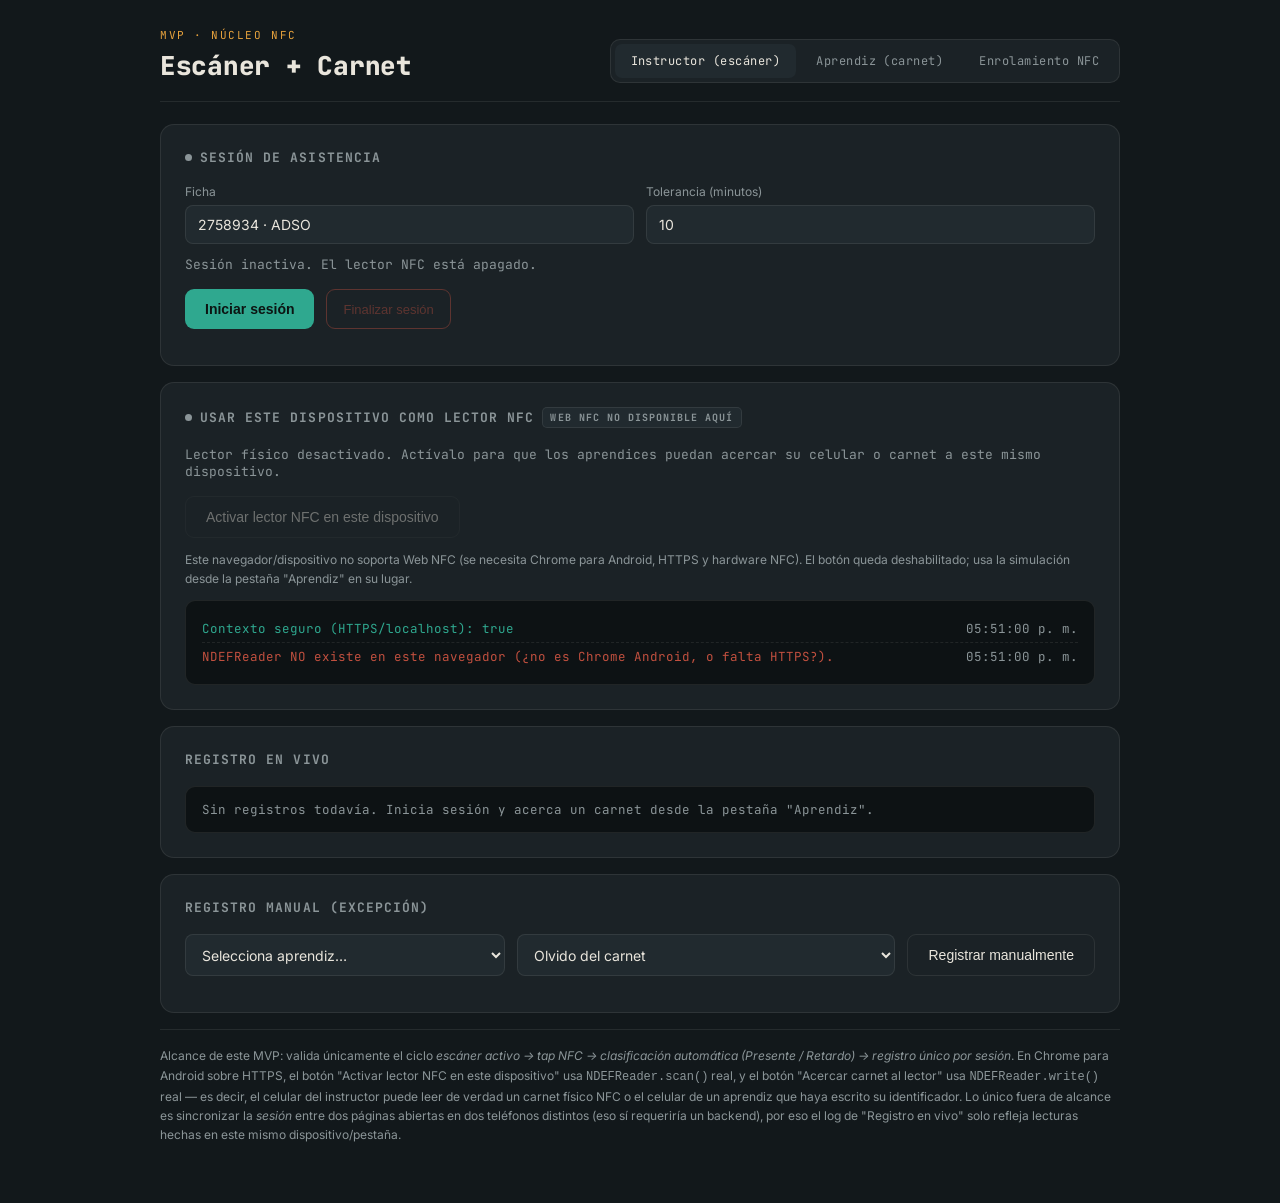
<file: Aparte/Prototipo/index.html>
<!DOCTYPE html>
<html lang="es">
<head>
<meta charset="UTF-8">
<meta name="viewport" content="width=device-width, initial-scale=1.0">
<title>MVP · Asistencia NFC</title>
<style>
@import url('https://fonts.googleapis.com/css2?family=JetBrains+Mono:wght@400;500;700;800&family=Inter:wght@400;500;600&display=swap');

:root{
  --bg:#12181B;
  --panel:#1B2226;
  --panel-2:#212A2F;
  --ink:#E9E5DC;
  --muted:#8B9598;
  --teal:#2FA88F;
  --amber:#E8A33D;
  --red:#C2503F;
  --line:rgba(233,229,220,0.09);
}
*{box-sizing:border-box;}
body{
  margin:0;
  background:var(--bg);
  color:var(--ink);
  font-family:'Inter',sans-serif;
  min-height:100vh;
}
.wrap{max-width:1000px;margin:0 auto;padding:28px 20px 60px;}

.top{
  display:flex;justify-content:space-between;align-items:flex-end;
  border-bottom:1px solid var(--line);
  padding-bottom:18px;margin-bottom:22px;flex-wrap:wrap;gap:14px;
}
.eyebrow{
  font-family:'JetBrains Mono',monospace;font-size:11px;letter-spacing:.14em;
  color:var(--amber);text-transform:uppercase;margin:0 0 6px;
}
h1{
  font-family:'JetBrains Mono',monospace;font-weight:800;font-size:26px;
  margin:0;letter-spacing:-0.01em;
}
.tabs{display:flex;gap:4px;background:var(--panel);border:1px solid var(--line);border-radius:10px;padding:4px;}
.tab{
  font-family:'JetBrains Mono',monospace;font-size:12px;letter-spacing:.04em;
  padding:9px 16px;border-radius:7px;cursor:pointer;color:var(--muted);
  border:none;background:transparent;transition:all .15s;
}
.tab.active{background:var(--panel-2);color:var(--ink);}
.tab:hover:not(.active){color:var(--ink);}

.panel{
  background:var(--panel);border:1px solid var(--line);border-radius:14px;
  padding:24px;margin-bottom:16px;
}
.panel h2{
  font-family:'JetBrains Mono',monospace;font-size:13px;letter-spacing:.08em;
  text-transform:uppercase;color:var(--muted);margin:0 0 18px;
  display:flex;align-items:center;gap:8px;
}
.dot{width:7px;height:7px;border-radius:50%;background:var(--muted);display:inline-block;}
.dot.live{background:var(--teal);box-shadow:0 0 0 0 rgba(47,168,143,.6);animation:pulse 1.6s infinite;}
@keyframes pulse{
  0%{box-shadow:0 0 0 0 rgba(47,168,143,.55);}
  70%{box-shadow:0 0 0 9px rgba(47,168,143,0);}
  100%{box-shadow:0 0 0 0 rgba(47,168,143,0);}
}

.row{display:flex;gap:12px;flex-wrap:wrap;margin-bottom:12px;}
label{font-size:12px;color:var(--muted);display:block;margin-bottom:6px;}
input,select{
  background:var(--panel-2);border:1px solid var(--line);color:var(--ink);
  padding:10px 12px;border-radius:8px;font-family:'Inter',sans-serif;font-size:14px;
  width:100%;
}
input:focus,select:focus,button:focus-visible{outline:2px solid var(--teal);outline-offset:2px;}
.field{flex:1;min-width:140px;}

button.primary{
  background:var(--teal);color:#0C1412;border:none;font-weight:600;
  padding:12px 20px;border-radius:9px;cursor:pointer;font-size:14px;
  transition:transform .1s, opacity .15s;
}
button.primary:hover{opacity:.9;}
button.primary:active{transform:scale(.98);}
button.secondary{
  background:transparent;color:var(--ink);border:1px solid var(--line);
  padding:12px 20px;border-radius:9px;cursor:pointer;font-size:14px;
}
button.secondary:hover{border-color:var(--muted);}
button.danger{
  background:transparent;color:var(--red);border:1px solid var(--red);
  padding:10px 16px;border-radius:9px;cursor:pointer;font-size:13px;
}
button:disabled{opacity:.4;cursor:not-allowed;}

.status-line{
  font-family:'JetBrains Mono',monospace;font-size:13px;color:var(--muted);
  display:flex;align-items:center;gap:8px;margin-bottom:16px;
}

.log{
  background:#0D1214;border:1px solid var(--line);border-radius:10px;
  padding:14px 16px;font-family:'JetBrains Mono',monospace;font-size:12.5px;
  max-height:280px;overflow-y:auto;
}
.log-line{padding:5px 0;border-bottom:1px dashed var(--line);display:flex;justify-content:space-between;gap:10px;}
.log-line:last-child{border-bottom:none;}
.log-empty{color:var(--muted);}
.tag{
  padding:2px 8px;border-radius:5px;font-size:10.5px;letter-spacing:.04em;
  text-transform:uppercase;font-weight:700;
}
.tag.presente{background:rgba(47,168,143,.15);color:var(--teal);}
.tag.retardo{background:rgba(232,163,61,.15);color:var(--amber);}
.tag.ausente{background:rgba(194,80,63,.15);color:var(--red);}
.tag.manual{background:rgba(139,149,152,.18);color:var(--muted);}

.card-stage{
  display:flex;flex-direction:column;align-items:center;gap:22px;padding:14px 0 6px;
}
.carnet{
  width:230px;height:145px;border-radius:14px;
  background:linear-gradient(145deg,#212A2F,#182022);
  border:1px solid var(--line);
  padding:16px 18px;position:relative;overflow:hidden;
  box-shadow:0 10px 30px rgba(0,0,0,.35);
}
.carnet::after{
  content:'';position:absolute;top:-40%;right:-30%;width:180px;height:180px;
  background:radial-gradient(circle,rgba(232,163,61,.10),transparent 70%);
}
.carnet .brand{font-family:'JetBrains Mono',monospace;font-size:10px;letter-spacing:.12em;color:var(--amber);text-transform:uppercase;}
.carnet .name{font-weight:600;font-size:16px;margin-top:34px;}
.carnet .doc{font-family:'JetBrains Mono',monospace;font-size:11px;color:var(--muted);margin-top:4px;}
.carnet .nfc-icon{position:absolute;bottom:14px;right:16px;opacity:.5;}

.wave{position:relative;width:64px;height:64px;}
.wave-ring{
  position:absolute;inset:0;border-radius:50%;border:2px solid var(--amber);
  opacity:0;
}
.wave.active .wave-ring{animation:ring 1s ease-out;}
.wave.active .wave-ring:nth-child(2){animation-delay:.15s;}
.wave.active .wave-ring:nth-child(3){animation-delay:.3s;}
@keyframes ring{
  0%{opacity:.9;transform:scale(.3);}
  100%{opacity:0;transform:scale(1.9);}
}
.wave-core{
  position:absolute;inset:20px;border-radius:50%;background:var(--panel-2);
  display:flex;align-items:center;justify-content:center;border:1px solid var(--line);
}

.select-student{max-width:320px;width:100%;}
.confirm{
  font-family:'JetBrains Mono',monospace;font-size:13px;text-align:center;min-height:20px;
}
.confirm.ok{color:var(--teal);}
.confirm.warn{color:var(--amber);}
.confirm.err{color:var(--red);}

.foot-note{
  font-size:12px;color:var(--muted);line-height:1.6;border-top:1px solid var(--line);
  padding-top:16px;margin-top:6px;
}
.badge-nfc{
  font-family:'JetBrains Mono',monospace;font-size:10px;padding:3px 7px;border-radius:5px;
  background:var(--panel-2);color:var(--muted);border:1px solid var(--line);
}
@media(max-width:600px){
  h1{font-size:20px;}
  .panel{padding:18px;}
}
</style>
</head>
<body>
<div class="wrap">

  <div class="top">
    <div>
      <p class="eyebrow">MVP · Núcleo NFC</p>
      <h1>Escáner + Carnet</h1>
    </div>
    <div class="tabs">
      <button class="tab active" data-view="instructor">Instructor (escáner)</button>
      <button class="tab" data-view="aprendiz">Aprendiz (carnet)</button>
      <button class="tab" data-view="enrolamiento">Enrolamiento NFC</button>
    </div>
  </div>

  <!-- INSTRUCTOR VIEW -->
  <div id="view-instructor">
    <div class="panel">
      <h2><span class="dot" id="session-dot"></span>Sesión de asistencia</h2>
      <div class="row">
        <div class="field">
          <label>Ficha</label>
          <input id="ficha" value="2758934 · ADSO" />
        </div>
        <div class="field">
          <label>Tolerancia (minutos)</label>
          <input id="tolerancia" type="number" value="10" min="0" />
        </div>
      </div>
      <div class="status-line" id="session-status">Sesión inactiva. El lector NFC está apagado.</div>
      <div class="row">
        <button class="primary" id="btn-start">Iniciar sesión</button>
        <button class="danger" id="btn-end" disabled>Finalizar sesión</button>
      </div>
    </div>

    <div class="panel">
      <h2><span class="dot" id="reader-dot"></span>Usar este dispositivo como lector NFC <span class="badge-nfc" id="reader-support-badge">detectando soporte…</span></h2>
      <div class="status-line" id="reader-status">Lector físico desactivado. Actívalo para que los aprendices puedan acercar su celular o carnet a este mismo dispositivo.</div>
      <div class="row">
        <button class="secondary" id="btn-activar-lector">Activar lector NFC en este dispositivo</button>
      </div>
      <div class="foot-note" id="reader-note" style="margin-top:2px;padding-top:0;border-top:none;"></div>
      <div class="log" id="reader-debug" style="margin-top:12px;max-height:160px;">
        <div class="log-empty">Registro técnico del lector aparecerá aquí (permisos, eventos NFC, errores).</div>
      </div>
    </div>

    <div class="panel">
      <h2>Registro en vivo</h2>
      <div class="log" id="log">
        <div class="log-empty">Sin registros todavía. Inicia sesión y acerca un carnet desde la pestaña "Aprendiz".</div>
      </div>
    </div>

    <div class="panel">
      <h2>Registro manual (excepción)</h2>
      <div class="row">
        <select class="select-student" id="manual-student"></select>
        <select id="manual-motivo" class="field">
          <option value="Olvido del carnet">Olvido del carnet</option>
          <option value="Daño del carnet">Daño del carnet</option>
          <option value="Falla del lector NFC">Falla del lector NFC</option>
        </select>
        <button class="secondary" id="btn-manual">Registrar manualmente</button>
      </div>
    </div>
  </div>

  <!-- APRENDIZ VIEW -->
  <div id="view-aprendiz" style="display:none;">
    <div class="panel">
      <h2>Identificarme</h2>
      <select class="select-student" id="aprendiz-select"></select>
    </div>

    <div class="panel">
      <h2><span class="badge-nfc" id="nfc-support-badge">detectando soporte NFC…</span></h2>
      <div class="card-stage">
        <div class="carnet" id="carnet">
          <div class="brand">SENA · Carnet NFC</div>
          <div class="name" id="carnet-name">—</div>
          <div class="doc" id="carnet-doc">—</div>
          <svg class="nfc-icon" width="26" height="26" viewBox="0 0 24 24" fill="none" stroke="#E9E5DC" stroke-width="1.6">
            <path d="M4 8a8 8 0 0 1 10 0"/><path d="M6.5 10.5a4.5 4.5 0 0 1 5.5 0"/><circle cx="9" cy="14" r="1.2" fill="#E9E5DC" stroke="none"/>
          </svg>
        </div>
        <div class="wave" id="wave">
          <div class="wave-ring"></div><div class="wave-ring"></div><div class="wave-ring"></div>
          <div class="wave-core">
            <svg width="20" height="20" viewBox="0 0 24 24" fill="none" stroke="#E8A33D" stroke-width="1.8">
              <path d="M4 8a8 8 0 0 1 10 0"/><path d="M6.5 10.5a4.5 4.5 0 0 1 5.5 0"/><circle cx="9" cy="14" r="1.2" fill="#E8A33D" stroke="none"/>
            </svg>
          </div>
        </div>
        <button class="primary" id="btn-tap">Acercar carnet al lector</button>
        <div class="confirm" id="confirm-msg"></div>
      </div>
    </div>

    <div class="foot-note" id="nfc-note"></div>
  </div>

  <!-- ENROLAMIENTO VIEW -->
  <div id="view-enrolamiento" style="display:none;">
    <div class="panel">
      <h2>Escribir carnet NFC de un estudiante</h2>
      <div class="status-line">Este paso se hace una única vez por aprendiz: graba su nombre y documento en un tag NFC en blanco (o en el chip de un carnet reescribible). Ese mismo tag es el que luego se usa para registrar asistencia en las pestañas Instructor / Aprendiz.</div>
      <div class="row">
        <select class="select-student" id="enroll-select"></select>
        <button class="secondary" id="btn-write-tag">Escribir en tag NFC</button>
      </div>
      <div class="confirm" id="enroll-confirm"></div>
    </div>

    <div class="panel">
      <h2><span class="badge-nfc" id="enroll-support-badge">detectando soporte…</span></h2>
      <div class="log" id="enroll-debug">
        <div class="log-empty">El registro técnico de la escritura NFC aparecerá aquí.</div>
      </div>
      <div class="foot-note" style="margin-top:12px;padding-top:0;border-top:none;">
        El formato grabado es texto plano <code>idInterno|documento</code> (por ejemplo <code>s1|1075846213</code>), el mismo que ya interpreta el lector del instructor. Si el tag ya tenía datos de otro estudiante, esta escritura los reemplaza — en una versión posterior conviene leer primero el tag y pedir confirmación antes de sobrescribir (ver RF-24 del documento original).
      </div>
    </div>
  </div>

  <div class="foot-note">
    Alcance de este MVP: valida únicamente el ciclo <em>escáner activo → tap NFC → clasificación automática (Presente / Retardo) → registro único por sesión</em>. En Chrome para Android sobre HTTPS, el botón "Activar lector NFC en este dispositivo" usa <code>NDEFReader.scan()</code> real, y el botón "Acercar carnet al lector" usa <code>NDEFReader.write()</code> real — es decir, el celular del instructor puede leer de verdad un carnet físico NFC o el celular de un aprendiz que haya escrito su identificador. Lo único fuera de alcance es sincronizar la <em>sesión</em> entre dos páginas abiertas en dos teléfonos distintos (eso sí requeriría un backend), por eso el log de "Registro en vivo" solo refleja lecturas hechas en este mismo dispositivo/pestaña.
  </div>
</div>

<script>
// ---------- Estado en memoria (sin localStorage) ----------
const students = [
  {id:'s1', name:'Laura Martínez', doc:'1075846213'},
  {id:'s2', name:'Julián Rojas',   doc:'1098234567'},
  {id:'s3', name:'Camila Torres',  doc:'1080345678'},
  {id:'s4', name:'Andrés Gómez',   doc:'1073456789'},
];

let session = { active:false, startTime:null, toleranceMin:10, records:{} };

// ---------- Tabs ----------
document.querySelectorAll('.tab').forEach(t=>{
  t.addEventListener('click', ()=>{
    document.querySelectorAll('.tab').forEach(x=>x.classList.remove('active'));
    t.classList.add('active');
    const v = t.dataset.view;
    document.getElementById('view-instructor').style.display = v==='instructor' ? '' : 'none';
    document.getElementById('view-aprendiz').style.display = v==='aprendiz' ? '' : 'none';
    document.getElementById('view-enrolamiento').style.display = v==='enrolamiento' ? '' : 'none';
  });
});

// ---------- Poblar selects ----------
function fillSelect(sel, placeholder){
  sel.innerHTML = `<option value="">${placeholder}</option>` +
    students.map(s=>`<option value="${s.id}">${s.name} · ${s.doc}</option>`).join('');
}
fillSelect(document.getElementById('manual-student'), 'Selecciona aprendiz…');
fillSelect(document.getElementById('aprendiz-select'), 'Selecciona tu perfil…');
fillSelect(document.getElementById('enroll-select'), 'Selecciona aprendiz a enrolar…');

// ---------- Carnet preview ----------
const aprendizSelect = document.getElementById('aprendiz-select');
aprendizSelect.addEventListener('change', ()=>{
  const s = students.find(x=>x.id===aprendizSelect.value);
  document.getElementById('carnet-name').textContent = s ? s.name : '—';
  document.getElementById('carnet-doc').textContent = s ? s.doc : '—';
  document.getElementById('confirm-msg').textContent = '';
});

// ---------- Sesión: iniciar / finalizar ----------
const dot = document.getElementById('session-dot');
const statusLine = document.getElementById('session-status');
const btnStart = document.getElementById('btn-start');
const btnEnd = document.getElementById('btn-end');

btnStart.addEventListener('click', ()=>{
  session.active = true;
  session.startTime = new Date();
  session.toleranceMin = parseInt(document.getElementById('tolerancia').value || '10', 10);
  session.records = {};
  dot.classList.add('live');
  statusLine.textContent = `Sesión activa desde ${fmtTime(session.startTime)} · lector NFC habilitado · tolerancia ${session.toleranceMin} min.`;
  btnStart.disabled = true;
  btnEnd.disabled = false;
  renderLog();
});

btnEnd.addEventListener('click', ()=> endSession('finalizada manualmente por el instructor'));

function endSession(reason){
  if(!session.active) return;
  // marcar ausentes
  students.forEach(s=>{
    if(!session.records[s.id]){
      session.records[s.id] = {estado:'Ausente', hora:null, medio:'—'};
    }
  });
  session.active = false;
  dot.classList.remove('live');
  statusLine.textContent = `Sesión cerrada (${reason}). Lector NFC deshabilitado.`;
  btnStart.disabled = false;
  btnEnd.disabled = true;
  renderLog();
}

// ---------- Registro (tap NFC simulado / real) ----------
function fmtTime(d){ return d.toLocaleTimeString('es-CO',{hour:'2-digit',minute:'2-digit',second:'2-digit'}); }

function registrar(studentId, medio){
  const confirmEl = document.getElementById('confirm-msg');
  const s = students.find(x=>x.id===studentId);
  if(!s){ confirmEl.textContent='Selecciona tu perfil primero.'; confirmEl.className='confirm err'; return; }
  if(!session.active){
    confirmEl.textContent = 'El instructor aún no ha iniciado la sesión.';
    confirmEl.className = 'confirm err';
    return;
  }
  if(session.records[studentId] && session.records[studentId].estado !== 'Ausente'){
    confirmEl.textContent = 'Ya registraste tu asistencia en esta sesión.';
    confirmEl.className = 'confirm err';
    return;
  }
  const now = new Date();
  const elapsedMin = (now - session.startTime) / 60000;
  const estado = elapsedMin <= session.toleranceMin ? 'Presente' : 'Retardo';
  session.records[studentId] = { estado, hora: now, medio, retrasoMin: estado==='Retardo' ? Math.round(elapsedMin - session.toleranceMin) : 0 };

  confirmEl.textContent = estado === 'Presente'
    ? `Registrado como Presente a las ${fmtTime(now)}.`
    : `Registrado como Retardo (+${session.records[studentId].retrasoMin} min).`;
  confirmEl.className = estado === 'Presente' ? 'confirm ok' : 'confirm warn';
  renderLog();
}

document.getElementById('btn-tap').addEventListener('click', async ()=>{
  const studentId = aprendizSelect.value;
  const wave = document.getElementById('wave');
  wave.classList.remove('active'); void wave.offsetWidth; wave.classList.add('active');

  // Intento real de Web NFC (solo funcionará en Chrome Android, HTTPS, con hardware NFC)
  if('NDEFReader' in window){
    try{
      const s = students.find(x=>x.id===studentId);
      const writer = new NDEFReader();
      await writer.write({records:[{recordType:'text', data: studentId + '|' + (s? s.doc:'')}]});
    }catch(e){ /* sin hardware o permiso: seguimos con la simulación */ }
  }
  registrar(studentId, 'Dispositivo móvil NFC');
});

// ---------- Lector NFC real en el dispositivo del instructor ----------
const readerDot = document.getElementById('reader-dot');
const readerStatus = document.getElementById('reader-status');
const readerBadge = document.getElementById('reader-support-badge');
const readerNote = document.getElementById('reader-note');
const readerDebug = document.getElementById('reader-debug');
const btnActivarLector = document.getElementById('btn-activar-lector');
let readerActive = false;

function debugLog(msg, kind){
  const time = fmtTime(new Date());
  if(readerDebug.querySelector('.log-empty')) readerDebug.innerHTML = '';
  const color = kind==='err' ? 'var(--red)' : kind==='ok' ? 'var(--teal)' : 'var(--muted)';
  const line = document.createElement('div');
  line.className = 'log-line';
  line.innerHTML = `<span style="color:${color}">${msg}</span><span style="color:var(--muted)">${time}</span>`;
  readerDebug.prepend(line);
}

function nfcSupported(){ return 'NDEFReader' in window; }

if(nfcSupported()){
  readerBadge.textContent = 'Web NFC disponible';
  readerNote.textContent = 'Este dispositivo puede leer NFC directamente. Al activarlo, cualquier carnet o celular que se acerque quedará registrado sin pasar por la pestaña "Aprendiz" de esta misma página.';
  debugLog('NDEFReader detectado en este navegador.', 'ok');
} else {
  readerBadge.textContent = 'Web NFC no disponible aquí';
  readerNote.textContent = 'Este navegador/dispositivo no soporta Web NFC (se necesita Chrome para Android, HTTPS y hardware NFC). El botón queda deshabilitado; usa la simulación desde la pestaña "Aprendiz" en su lugar.';
  btnActivarLector.disabled = true;
  debugLog('NDEFReader NO existe en este navegador (¿no es Chrome Android, o falta HTTPS?).', 'err');
}
debugLog(`Contexto seguro (HTTPS/localhost): ${window.isSecureContext}`, window.isSecureContext ? 'ok' : 'err');

btnActivarLector.addEventListener('click', async ()=>{
  if(readerActive) return;
  debugLog('Solicitando permiso NFC…');
  try{
    const reader = new NDEFReader();
    await reader.scan();
    readerActive = true;
    readerDot.classList.add('live');
    readerStatus.textContent = 'Lector NFC activo en este dispositivo · esperando que acerquen un carnet o celular…';
    btnActivarLector.textContent = 'Lector activo';
    btnActivarLector.disabled = true;
    debugLog('Permiso concedido. scan() iniciado — esperando eventos "reading".', 'ok');

    reader.onreading = (event) => {
      debugLog(`Evento "reading" recibido. serial=${event.serialNumber || 's/n'}, registros=${event.message.records.length}`, 'ok');
      let studentId = null;
      for(const record of event.message.records){
        debugLog(`Registro NDEF tipo: ${record.recordType}`);
        if(record.recordType === 'text'){
          const text = new TextDecoder(record.encoding || 'utf-8').decode(record.data);
          studentId = text.split('|')[0];
          break;
        }
      }
      if(!studentId){
        readerStatus.textContent = `Tag detectado (serial ${event.serialNumber || 'desconocido'}) sin datos de aprendiz asociados.`;
        return;
      }
      const s = students.find(x=>x.id===studentId);
      if(!s){
        readerStatus.textContent = `Identificador NFC leído (${studentId}) no corresponde a ningún aprendiz enrolado.`;
        return;
      }
      registrar(studentId, 'Lector NFC del instructor');
      readerStatus.textContent = `Última lectura: ${s.name} a las ${fmtTime(new Date())}.`;
    };

    reader.onreadingerror = () => {
      debugLog('Evento "readingerror": el tag se detectó pero no se pudo leer su contenido.', 'err');
      readerStatus.textContent = 'Error leyendo el tag NFC. Vuelve a acercarlo.';
    };
  }catch(err){
    debugLog(`scan() falló: ${err.name} — ${err.message}`, 'err');
    readerStatus.textContent = 'No se pudo activar el lector (permiso denegado o sin hardware NFC en este dispositivo).';
  }
});

// ---------- Enrolamiento: escribir datos del estudiante en un tag NFC ----------
const enrollBadge = document.getElementById('enroll-support-badge');
const enrollDebug = document.getElementById('enroll-debug');
const enrollConfirm = document.getElementById('enroll-confirm');
const enrollSelect = document.getElementById('enroll-select');
const btnWriteTag = document.getElementById('btn-write-tag');

function enrollLog(msg, kind){
  const time = fmtTime(new Date());
  if(enrollDebug.querySelector('.log-empty')) enrollDebug.innerHTML = '';
  const color = kind==='err' ? 'var(--red)' : kind==='ok' ? 'var(--teal)' : 'var(--muted)';
  const line = document.createElement('div');
  line.className = 'log-line';
  line.innerHTML = `<span style="color:${color}">${msg}</span><span style="color:var(--muted)">${time}</span>`;
  enrollDebug.prepend(line);
}

if('NDEFReader' in window){
  enrollBadge.textContent = 'Web NFC disponible — puede escribir tags reales';
} else {
  enrollBadge.textContent = 'Web NFC no disponible aquí';
  btnWriteTag.disabled = true;
  enrollLog('NDEFReader no existe en este navegador: se necesita Chrome para Android sobre HTTPS.', 'err');
}

btnWriteTag.addEventListener('click', async ()=>{
  const studentId = enrollSelect.value;
  if(!studentId){
    enrollConfirm.textContent = 'Selecciona primero a qué aprendiz corresponde el tag.';
    enrollConfirm.className = 'confirm err';
    return;
  }
  const s = students.find(x=>x.id===studentId);
  enrollConfirm.textContent = 'Acerca el tag NFC al dispositivo para escribirlo…';
  enrollConfirm.className = 'confirm warn';
  enrollLog(`Solicitando escritura para ${s.name} (${studentId}|${s.doc})…`);
  try{
    const writer = new NDEFReader();
    await writer.write({records:[{recordType:'text', data: `${studentId}|${s.doc}`}]});
    enrollConfirm.textContent = `Tag escrito correctamente para ${s.name}. Ya puede usarse para registrar asistencia.`;
    enrollConfirm.className = 'confirm ok';
    enrollLog(`Escritura exitosa: ${s.name}.`, 'ok');
  }catch(err){
    enrollConfirm.textContent = 'No se pudo escribir el tag (permiso denegado, sin hardware NFC, o se agotó el tiempo de espera).';
    enrollConfirm.className = 'confirm err';
    enrollLog(`write() falló: ${err.name} — ${err.message}`, 'err');
  }
});

// ---------- Registro manual ----------
document.getElementById('btn-manual').addEventListener('click', ()=>{
  const sel = document.getElementById('manual-student');
  const motivo = document.getElementById('manual-motivo').value;
  if(!sel.value){ return; }
  if(!session.active){ alert('Inicia la sesión antes de registrar manualmente.'); return; }
  const now = new Date();
  session.records[sel.value] = { estado:'Presente (manual)', hora:now, medio:`Manual · ${motivo}`, retrasoMin:0 };
  renderLog();
  sel.value = '';
});

// ---------- Log ----------
function renderLog(){
  const log = document.getElementById('log');
  const entries = Object.entries(session.records);
  if(entries.length === 0){
    log.innerHTML = '<div class="log-empty">Sin registros todavía. Inicia sesión y acerca un carnet desde la pestaña "Aprendiz".</div>';
    return;
  }
  log.innerHTML = entries
    .sort((a,b)=> (b[1].hora||0) - (a[1].hora||0))
    .map(([id, r])=>{
      const s = students.find(x=>x.id===id);
      const cls = r.estado.toLowerCase().includes('presente') ? (r.estado.includes('manual') ? 'manual' : 'presente')
                 : r.estado==='Retardo' ? 'retardo' : 'ausente';
      const hora = r.hora ? fmtTime(r.hora) : '—';
      return `<div class="log-line">
        <span>${s.name}</span>
        <span style="color:var(--muted)">${r.medio}</span>
        <span>${hora}</span>
        <span class="tag ${cls}">${r.estado}</span>
      </div>`;
    }).join('');
}

// ---------- Soporte Web NFC real (informativo) ----------
const badge = document.getElementById('nfc-support-badge');
const note = document.getElementById('nfc-note');
if('NDEFReader' in window){
  badge.textContent = 'Web NFC disponible en este navegador';
  note.textContent = 'Este dispositivo soporta Web NFC. Al presionar "Acercar carnet al lector" se intentará una escritura NFC real, además de la simulación en pantalla.';
} else {
  badge.textContent = 'Web NFC no disponible — modo simulación';
  note.textContent = 'Web NFC solo funciona en Chrome para Android sobre HTTPS con hardware NFC. En este dispositivo/navegador el flujo se ejecuta en modo simulación, con la misma lógica de negocio (tolerancia, estados, registro único).';
}
</script>
</body>
</html>
</file>
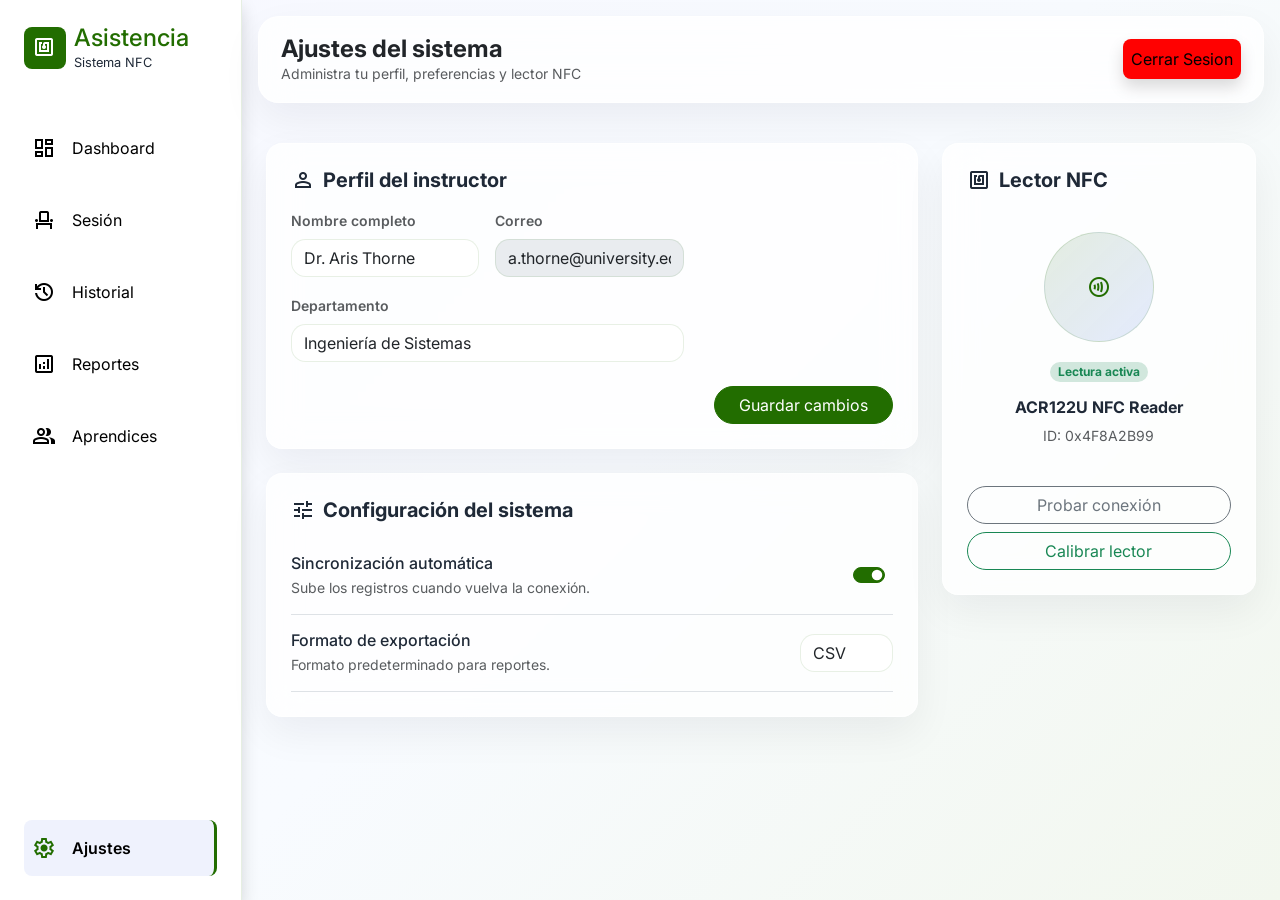
<file: Ajustes/Ajustes.html>
<!DOCTYPE html>
<html lang="es">
  <head>
    <meta charset="UTF-8" />
    <meta name="viewport" content="width=device-width, initial-scale=1.0" />
    <title>Ajustes | Asistencia NFC</title>
    <link rel="stylesheet" href="../Aparte/bootstrap-5.3.8-dist/css/bootstrap.min.css" />
    <link rel="stylesheet" href="./style.css" />
    <link href="https://fonts.googleapis.com/css2?family=Inter:wght@400;500;600;700;800&display=swap" rel="stylesheet" />
    <link href="https://fonts.googleapis.com/css2?family=Material+Symbols+Outlined:wght@400;500;700&display=swap" rel="stylesheet" />
  </head>
  <body>
    <!-- ==========================
         Menú móvil tipo offcanvas
         Mantiene el mismo patrón de navegación que la vista de Configurar.
    ========================== -->
    <div class="offcanvas offcanvas-start w-50" tabindex="-1" id="menuMovil">
      <div class="offcanvas-header">
        <div class="d-flex gap-2 align-items-center">
          <span class="material-symbols-outlined logo-nfc p-2 text-white rounded-3">nfc</span>
          <div>
            <h5 class="m-0" style="color:#226D00;">Asistencia</h5>
            <small>Sistema NFC</small>
          </div>
        </div>
        <button class="btn-close" data-bs-dismiss="offcanvas"></button>
      </div>

      <div class="offcanvas-body d-flex flex-column gap-3">
        <a class="d-flex gap-2 btn-accion align-items-center py-3 rounded-3 text-decoration-none text-black" href="../Dashboard/Dashboard.html">
          <span class="material-symbols-outlined px-2">dashboard</span>
          Dashboard
        </a>
        <a class="d-flex gap-2 btn-accion align-items-center py-3 rounded-3 text-decoration-none text-black" href="../Configurar_Sesion/Configurar.php">
          <span class="material-symbols-outlined px-2">event_seat</span>
          Sesión
        </a>
        <a class="d-flex gap-2 btn-accion align-items-center py-3 rounded-3 text-decoration-none text-black" href="#">
          <span class="material-symbols-outlined px-2">history</span>
          Historial
        </a>
        <a class="d-flex gap-2 btn-accion align-items-center py-3 rounded-3 text-decoration-none text-black" href="#">
          <span class="material-symbols-outlined px-2">analytics</span>
          Reportes
        </a>
        <a class="d-flex gap-2 btn-accion align-items-center py-3 rounded-3 text-decoration-none text-black" href="#">
          <span class="material-symbols-outlined px-2">group</span>
          Aprendices
        </a>
        <a class="d-flex gap-2 btn-accion-activo mt-auto align-items-center py-3 rounded-3 text-decoration-none text-black" href="#">
          <span class="material-symbols-outlined px-2" style="color:#226D00;">settings</span>
          Ajustes
        </a>
      </div>
    </div>

    <div class="d-flex min-vh-100 w-100">
      <!-- ==========================
           Sidebar lateral fijo
           Usa el mismo patrón visual que Configurar.
      ========================== -->
      <aside class="d-none d-lg-flex flex-column p-4 sidebar menu-sticky shadow">
        <div class="d-flex gap-2 mb-5 align-items-center">
          <span class="material-symbols-outlined logo-nfc p-2 text-white rounded-3">nfc</span>
          <div>
            <h4 class="p-0 m-0" style="color:#226D00;">Asistencia</h4>
            <p class="p-0 m-0" style="font-size:0.8rem;">Sistema NFC</p>
          </div>
        </div>

        <div class="d-flex flex-column flex-grow-1 gap-3">
          <a class="d-flex gap-2 btn-accion align-items-center py-3 rounded-3 text-decoration-none text-black" href="../Dashboard/Dashboard.html">
            <span class="material-symbols-outlined px-2">dashboard</span>
            <p class="my-auto mb-0">Dashboard</p>
          </a>
          <a class="d-flex gap-2 btn-accion align-items-center py-3 rounded-3 text-decoration-none text-black" href="../Configurar_Sesion/Configurar.php">
            <span class="material-symbols-outlined px-2">event_seat</span>
            <p class="my-auto mb-0">Sesión</p>
          </a>
          <a class="d-flex gap-2 btn-accion align-items-center py-3 rounded-3 text-decoration-none text-black" href="#">
            <span class="material-symbols-outlined px-2">history</span>
            <p class="my-auto mb-0">Historial</p>
          </a>
          <a class="d-flex gap-2 btn-accion align-items-center py-3 rounded-3 text-decoration-none text-black" href="#">
            <span class="material-symbols-outlined px-2">analytics</span>
            <p class="my-auto mb-0">Reportes</p>
          </a>
          <a class="d-flex gap-2 btn-accion align-items-center py-3 rounded-3 text-decoration-none text-black" href="#">
            <span class="material-symbols-outlined px-2">group</span>
            <p class="my-auto mb-0">Aprendices</p>
          </a>
          <a class="d-flex gap-2 btn-accion-activo mt-auto align-items-center py-3 rounded-3 text-decoration-none text-black" href="#">
            <span class="material-symbols-outlined px-2" style="color:#226D00;">settings</span>
            <p class="my-auto mb-0">Ajustes</p>
          </a>
        </div>
      </aside>

      <div class="flex-grow-1 d-flex flex-column">
        <!-- ==========================
             Header superior de Ajustes
             Muestra la barra de búsqueda y acciones rápidas del usuario.
        ========================== -->
        <header class="topbar glass-card">
          <div class="d-flex align-items-center justify-content-between gap-3">
            <div class="d-flex align-items-center gap-3">
              <button class="btn text-white d-flex align-items-center gap-2 d-lg-none" data-bs-toggle="offcanvas" data-bs-target="#menuMovil" style="background-color:#226D00;">
                <span class="material-symbols-outlined">menu</span>
                Menú
              </button>
              <div>
                <h2 class="h4 mb-0 fw-bold text-dark">Ajustes del sistema</h2>
                <p class="small text-muted mb-0">Administra tu perfil, preferencias y lector NFC</p>
              </div>
            </div>
            <form method="POST" action="cerrar_sesion.php" class="d-flex align-items-center gap-2">
              <input class="boton-submit rounded-3 p-2 shadow" style="background-color:#ff0101; border:none; color:black;" type="submit" value="Cerrar Sesion">
            </form>
          </div>
        </header>

        <!-- ==========================
             Contenido principal de Ajustes
             Agrupa el perfil, la configuración del sistema y el lector NFC.
        ========================== -->
        <main class="flex-grow-1 p-3 p-lg-4">
          <!-- Grid principal de Bootstrap: separa el contenido principal del panel lateral de estado. -->
          <div class="row g-4">
            <div class="col-12 col-xl-8">
              <section class="glass-card p-4 rounded-4">
                <div class="d-flex align-items-center gap-2 mb-3">
                  <span class="material-symbols-outlined">person</span>
                  <h3 class="h5 fw-bold mb-0">Perfil del instructor</h3>
                </div>

                <!-- Grid interno de Bootstrap: organiza los campos del formulario en columnas responsivas. -->
                <div class="row g-4 align-items-start justify-content-start">
                  <div class="col-12 col-md-8">
                    <div class="row g-3">
                      <div class="col-12 col-md-6">
                        <label class="form-label small fw-semibold text-muted">Nombre completo</label>
                        <input class="form-control form-shell" type="text" value="Dr. Aris Thorne" />
                      </div>
                      <div class="col-12 col-md-6">
                        <label class="form-label small fw-semibold text-muted">Correo</label>
                        <input class="form-control form-shell" type="email" value="a.thorne@university.edu" disabled />
                      </div>
                      <div class="col-12">
                        <label class="form-label small fw-semibold text-muted">Departamento</label>
                        <select class="form-select form-shell">
                          <option>Ingeniería de Sistemas</option>
                          <option>Informática</option>
                          <option>Matemáticas</option>
                        </select>
                      </div>
                    </div>
                  </div>
                </div>

                <div class="d-flex justify-content-end mt-4">
                  <button class="btn btn-primary rounded-pill px-4" style="background-color: #226D00; border-color: #226D00;">Guardar cambios</button>
                </div>
              </section>

              <!-- ==========================
                   Configuración del sistema
                   Controla preferencias generales y notificaciones.
              ========================== -->
              <section class="glass-card p-4 rounded-4 mt-4">
                <div class="d-flex align-items-center gap-2 mb-3">
                  <span class="material-symbols-outlined">tune</span>
                  <h3 class="h5 fw-bold mb-0">Configuración del sistema</h3>
                </div>

                <div class="d-flex justify-content-between align-items-center py-3 border-bottom">
                  <div>
                    <h4 class="h6 mb-1">Sincronización automática</h4>
                    <p class="small text-muted mb-0">Sube los registros cuando vuelva la conexión.</p>
                  </div>
                  <div class="form-check form-switch">
                    <input class="form-check-input" type="checkbox" checked />
                  </div>
                </div>

                <div class="d-flex justify-content-between align-items-center py-3 border-bottom">
                  <div>
                    <h4 class="h6 mb-1">Formato de exportación</h4>
                    <p class="small text-muted mb-0">Formato predeterminado para reportes.</p>
                  </div>
                  <select class="form-select form-shell w-auto">
                    <option>CSV</option>
                    <option>XLSX</option>
                    <option>JSON</option>
                  </select>
                </div>
              </section>
            </div>

            <div class="col-12 col-xl-4">
              <section class="glass-card p-4 rounded-4">
                <div class="d-flex align-items-center gap-2 mb-3">
                  <span class="material-symbols-outlined">nfc</span>
                  <h3 class="h5 fw-bold mb-0">Lector NFC</h3>
                </div>

                <div class="text-center py-4">
                  <div class="reader-ring mx-auto mb-3">
                    <span class="material-symbols-outlined">contactless</span>
                  </div>
                  <br/>
                  <span class="badge rounded-pill bg-success-subtle text-success mb-3">Lectura activa</span>
                  <h4 class="h6 fw-bold">ACR122U NFC Reader</h4>
                  <p class="small text-muted mb-0">ID: 0x4F8A2B99</p>
                </div>

                <div class="d-grid gap-2 mt-3">
                  <button class="btn btn-outline-secondary rounded-pill">Probar conexión</button>
                  <button class="btn btn-outline-success rounded-pill">Calibrar lector</button>
                </div>
              </section>
            </div>
          </div>
        </main>
      </div>
    </div>

    <script src="../Aparte/bootstrap-5.3.8-dist/js/bootstrap.bundle.min.js"></script>
  </body>
</html>
</file>
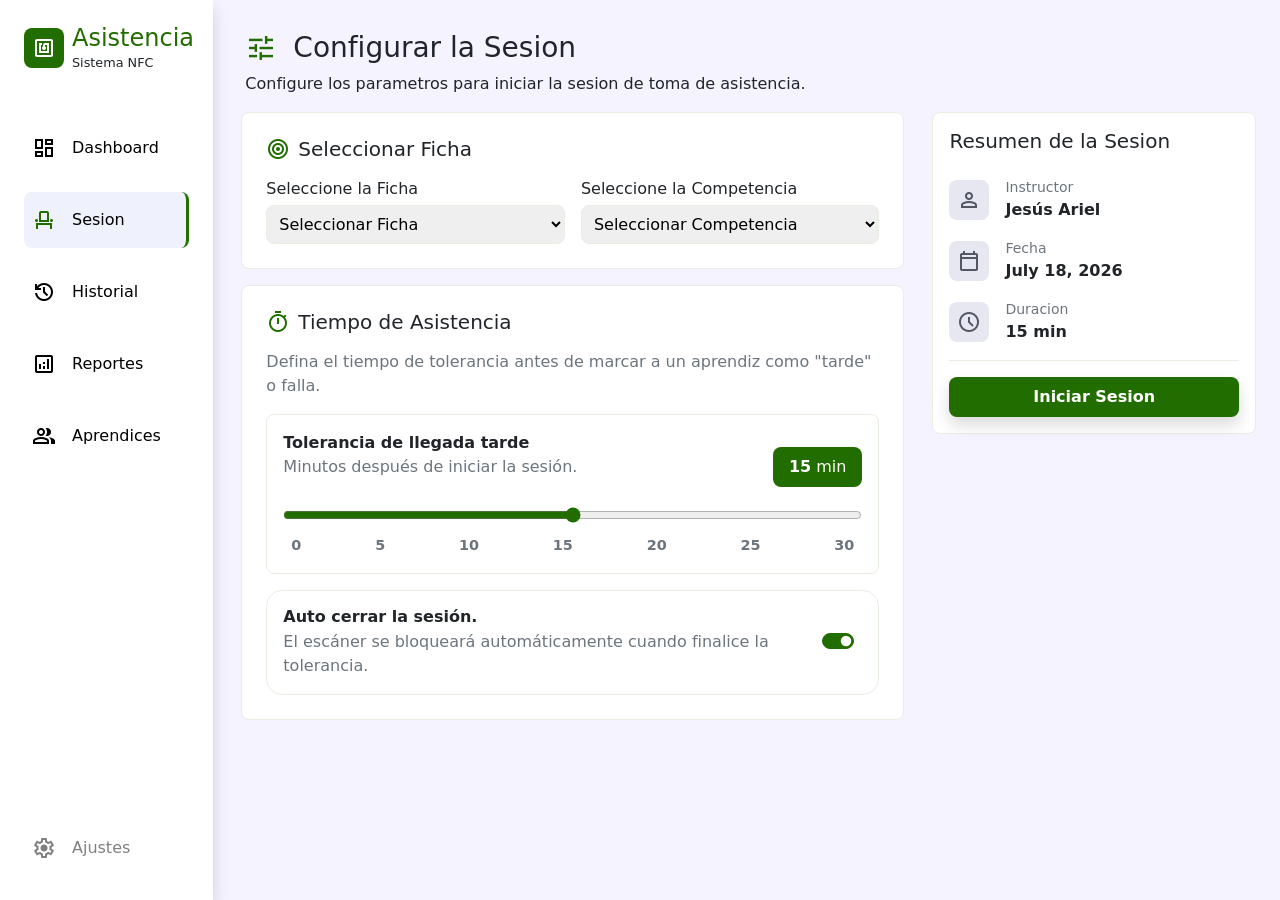
<file: Configurar_Sesion/Configurar.html>
<!DOCTYPE html>
<html lang="es">

<head>
    <meta charset="UTF-8">
    <meta name="viewport" content="width=device-width, initial-scale=1.0">
    <title>Asistencia</title>

    <link rel="stylesheet" href="./style.css"></link>
    <link rel="stylesheet" href="../Aparte/bootstrap-5.3.8-dist/css/bootstrap.css"></link> <!--Bootstrap CSS-->
    <link href="https://fonts.googleapis.com/css2?family=Material+Symbols+Outlined" rel="stylesheet" /><!--Google Icons-->

</head>

<body>





    <!--================= Inicio menu offcanvas (es el mismo que el sticky pero para celulares) =================-->
    <div class="offcanvas offcanvas-start w-50" tabindex="-1" id="menuMovil">

        <div class="offcanvas-header">

            <div class="d-flex gap-2 align-items-center">

                <span class="material-symbols-outlined logo-nfc p-2 text-white rounded-3">
                    nfc
                </span>

                <div>
                    <h5 class="m-0" style="color:#226D00;">
                        Asistencia
                    </h5>

                    <small>Sistema NFC</small>

                </div>

            </div>

            <button class="btn-close" data-bs-dismiss="offcanvas">
            </button>

        </div>

        <div class="offcanvas-body d-flex flex-column gap-3">

            <a class="d-flex gap-2 btn-accion align-items-center py-3 rounded-3 text-decoration-none text-black"
                href="../Dashboard/Dashboard.html">

                <span class="material-symbols-outlined px-2">
                    dashboard
                </span>

                Dashboard

            </a>

            <a class="d-flex gap-2 btn-accion-activo align-items-center py-3 rounded-3 text-decoration-none text-black"
                href="#">

                <span class="material-symbols-outlined px-2" style="color:#226D00;">
                    event_seat
                </span>

                Sesión

            </a>

            <a class="d-flex gap-2 btn-accion align-items-center py-3 rounded-3 text-decoration-none text-black"
                href="#">

                <span class="material-symbols-outlined px-2">
                    history
                </span>

                Historial

            </a>

            <a class="d-flex gap-2 btn-accion align-items-center py-3 rounded-3 text-decoration-none text-black"
                href="#">

                <span class="material-symbols-outlined px-2">
                    analytics
                </span>

                Reportes

            </a>

            <a class="d-flex gap-2 btn-accion align-items-center py-3 rounded-3 text-decoration-none text-black"
                href="../Registrar_Aprendices/Registrar.html">

                <span class="material-symbols-outlined px-2">
                    group
                </span>

                Aprendices

            </a>

            <a class="d-flex gap-2 btn-accion mt-auto align-items-center py-3 rounded-3 text-decoration-none text-black"
                href="../Ajustes/Ajustes.html">

                <span class="material-symbols-outlined px-2">
                    settings
                </span>

                Ajustes

            </a>

        </div>

    </div>
    <!--================= Fin menu offcanvas (es el mismo que el sticky pero para celulares) =================-->





    <!--Row padre para la division del menu sticky-->
    <div class="row w-100 g-0">

        <!--================= Inicio menu sticky =================-->
        <div class="col-lg-2 d-none d-lg-flex p-4 menu-sticky shadow flex-column">

            <!--Nombre sistema / logo-->
            <div class="d-flex gap-2 mb-5 align-items-center">

                <span class="material-symbols-outlined logo-nfc p-2 text-white rounded-3">
                    nfc
                </span>

                <!--Evita el espaciado entre los textos-->
                <div class="p-0">
                    <h4 class="p-0 m-0" style="color: #226D00;">Asistencia</h4>
                    <p class="p-0 m-0" style="font-size: 0.8rem;">Sistema NFC</p>
                </div>

            </div>

            <!--Bloque opciones-->
            <div class="d-flex flex-column flex-grow-1 gap-3">

                <!--Bloque opcion (copy + paste)-->
                <a class="d-flex gap-2 btn-accion align-items-center py-3 rounded-3 text-decoration-none text-black"
                    href="../Dashboard/Dashboard.html">

                    <span class="material-symbols-outlined px-2">
                        dashboard
                    </span>

                    <p class="my-auto">Dashboard</p>

                </a>

                <a class="d-flex gap-2 btn-accion-activo align-items-center py-3 rounded-3 text-decoration-none text-black"
                    href="#">

                    <span class="material-symbols-outlined px-2" style="color: #226D00;">
                        event_seat
                    </span>

                    <p class="my-auto">Sesion</p>

                </a>

                <a class="d-flex gap-2 btn-accion align-items-center py-3 rounded-3 text-decoration-none text-black"
                    href="#">

                    <span class="material-symbols-outlined px-2">
                        history
                    </span>

                    <p class="my-auto">Historial</p>

                </a>

                <a class="d-flex gap-2 btn-accion align-items-center py-3 rounded-3 text-decoration-none text-black"
                    href="#">

                    <span class="material-symbols-outlined px-2">
                        analytics
                    </span>

                    <p class="my-auto">Reportes</p>

                </a>

                <a class="d-flex gap-2 btn-accion align-items-center py-3 rounded-3 text-decoration-none text-black"
                    href="../Registrar_Aprendices/Registrar.html">

                    <span class="material-symbols-outlined px-2">
                        group
                    </span>

                    <p class="my-auto">Aprendices</p>

                </a>

                <!--Ajustes-->
                <a class="d-flex gap-2 btn-accion mt-auto align-items-center py-3 rounded-3 text-decoration-none text-black"
                    href="../Ajustes/Ajustes.html">

                    <span class="material-symbols-outlined px-2" style="color: gray;">
                        settings
                    </span>

                    <p class="my-auto" style="color: gray;">Ajustes</p>

                </a>

            </div>

        </div>
        <!--================= Fin menu sticky =================-->





        <!--================= Inicio del contenido =================-->

        <div class="col-12 col-lg-10 p-4 contenido container-fluid">

            <form action="crear_sesion.php" method="POST">



                <!--Boton para abrir el menu offcanvas (solo se muestra en celulares)-->
                <div class="d-lg-none mb-4">

                    <button class="btn text-white d-flex align-items-center gap-2" data-bs-toggle="offcanvas" data-bs-target="#menuMovil" style="background-color: #226D00;">

                        <span class="material-symbols-outlined">
                            menu
                        </span>

                        Menú

                    </button>

                </div>



                <div class="d-flex gap-2 align-items-center"> <!--Nombre sistema / logo-->

                    <span class="material-symbols-outlined p-2 fs-2 rounded-3" style="color: #226D00;">
                        tune
                    </span>

                    <!--Evita el espaciado entre los textos-->
                    <div class="p-0">
                        <h3 class="p-0 m-0">Configurar la Sesion</h3>
                    </div>

                </div>

                <p class="d-flex px-2">Configure los parametros para iniciar la sesion de toma de asistencia.</p>




                <div class="row gy-3">

                    <div class="col-lg-8 col-sm-12 d-flex flex-column gap-3 px-3">

                        <!--Caja que contiene las opciones-->
                        <!--Zona seleccion fichas / competencia-->
                        <div class="caja d-flex flex-column p-4 gap-3 rounded-3">

                            <!--Div que contiene la info principal de la caja-->
                            <div class="d-flex gap-2">

                                <span class="material-symbols-outlined rounded-3" style="color: #226D00;">
                                    target
                                </span>

                                <!--Evita el espaciado entre los textos-->
                                <div class="p-0 my-auto">
                                    <h5 class="p-0 m-0">Seleccionar Ficha</h5>
                                </div>

                            </div>

                            <div class="row g-3">

                                <div class="col-12 col-lg-6 d-flex flex-column gap-1">

                                    <label>Seleccione la Ficha</label>

                                    <select class="seleccion p-2 rounded-3" name="id_ficha" required>

                                        <option value="" selected disabled>Seleccionar Ficha</option>
                                        <option value="2873576">ADSO - 2873576 (Mañana)</option>
                                        <option value="3413534">ADSO - 3413534 (Tarde)</option>
                                        <option value="3413975">ADSO - 3413975 (Noche)</option>

                                    </select>

                                </div>

                                <div class="col-12 col-lg-6 d-flex flex-column gap-1">

                                    <label>Seleccione la Competencia</label>

                                    <select class="seleccion p-2 rounded-3" name="id_competencia" required>

                                        <option value="" selected disabled>Seleccionar Competencia</option>
                                        <option value="220201501">Técnicas de Elicitación de Requisitos</option>
                                        <option value="220601501">Lógica de Programación</option>

                                    </select>

                                </div>

                            </div>

                        </div>

                        <!--Zona timer-->
                        <div class="caja d-flex flex-column p-4 gap-3 rounded-3">

                            <!--Div que contiene la info principal de la caja-->
                            <div class="d-flex gap-2">

                                <span class="material-symbols-outlined rounded-3" style="color: #226D00;">
                                    timer
                                </span>

                                <!--Evita el espaciado entre los textos-->
                                <div class="p-0 my-auto">
                                    <h5 class="p-0 m-0">Tiempo de Asistencia</h5>
                                </div>

                            </div>

                            <!--Texto de debajo del titulo de la caja-->
                            <label class="m-0 g-0 p-0 text-secondary">Defina el tiempo de tolerancia antes de
                                marcar a un aprendiz como "tarde" o falla.</label>

                            <div class="d-flex flex-column w-100 gap-3">

                                <div class="d-flex seleccion p-3 rounded-3 flex-column w-100 gap-1">

                                    <div class="d-flex">

                                        <div>

                                            <label class="fw-bold fs-6">Tolerancia de llegada tarde</label>
                                            <p class="text-secondary fs-6 mb-4">Minutos después de iniciar la sesión.
                                            </p>

                                        </div>

                                        <p class="ms-auto my-auto text-white py-2 px-3 rounded-3"
                                            style="background-color: #226D00;">
                                            <strong id="valor1">15</strong> min
                                        </p>

                                    </div>

                                    <input type="range" min="0" max="30" step="5" id="tolerancia" name="tolerancia"
                                        style="accent-color: #226D00 !important;">

                                    <!--Marcas para los numeros-->
                                    <div class="marcas">

                                        <span>0</span>
                                        <span>5</span>
                                        <span>10</span>
                                        <span>15</span>
                                        <span>20</span>
                                        <span>25</span>
                                        <span>30</span>

                                    </div>

                                </div>


                                <!--Apartado auto cerrar la sesion-->
                                <div class="seleccion p-3 rounded-4">

                                    <div class="d-flex justify-content-between align-items-center">

                                        <div>

                                            <h6 class="mb-1 fw-bold">
                                                Auto cerrar la sesión.
                                            </h6>

                                            <p class="mb-0 text-secondary">
                                                El escáner se bloqueará automáticamente cuando finalice la tolerancia.
                                            </p>

                                        </div>

                                        <div class="form-check form-switch ms-3">

                                            <input class="form-check-input switch-verde" type="checkbox" id="autoCerrar"
                                                checked>

                                        </div>

                                    </div>

                                </div>

                            </div>

                        </div>

                    </div>




                    <!--Div para el apartado de resumen-->
                    <div class="col-lg-4 col-sm-12">

                        <div class="seleccion d-flex flex-column p-3 rounded-3 bg-white">

                            <h5 class="mb-4">Resumen de la Sesion</h5>

                            <!--Caja con logo, titulo e info (copy + paste)-->
                            <div class="d-flex align-items-center gap-3 mb-3">

                                <span class="material-symbols-outlined p-2 rounded-3 icono-resumen">
                                    person
                                </span>

                                <div>
                                    <small class="text-secondary d-block">Instructor</small>
                                    <span class="fw-semibold">Jesús Ariel</span>
                                </div>

                            </div>

                            <div class="d-flex align-items-center gap-3 mb-3">

                                <span class="material-symbols-outlined p-2 rounded-3 icono-resumen">
                                    calendar_today
                                </span>

                                <div>
                                    <small class="text-secondary d-block">Fecha</small>
                                    <span class="fw-semibold">July 18, 2026</span>
                                </div>

                            </div>

                            <div class="d-flex align-items-center pb-3 gap-3 mb-3"
                                style="border-bottom: 1px solid #e6efe2;">

                                <span class="material-symbols-outlined p-2 rounded-3 icono-resumen">
                                    schedule
                                </span>

                                <div>
                                    <small class="text-secondary d-block">Duracion</small>
                                    <span class="fw-semibold" id="valor2"></span><span class="fw-semibold"> min</span>
                                </div>

                            </div>

                            <input class="boton-submit rounded-3 p-2 shadow" type="submit" value="Iniciar Sesion">

                        </div>

                    </div>




                </div>
            </form>

        </div>

        <!--================= Fin del contenido =================-->

    </div>
    <!--Cierre div control general (division menu / contenido) en pantallas lg-->





    <!--================= Inicio zona scirpts =================-->

    <!--Scripts bootstrap-->
    <script src="../Aparte/bootstrap-5.3.8-dist/js/bootstrap.bundle.js"></script>

    <!--Script para mostrar el valor del slider-->
    <script>

        const slider = document.getElementById("tolerancia");
        const valor1 = document.getElementById("valor1");
        const valor2 = document.getElementById("valor2");

        // Estas lineas son para mostrar el valor inicial
        valor1.textContent = slider.value;
        valor2.textContent = slider.value;

        slider.addEventListener("input", () => {
            valor1.textContent = slider.value;
            valor2.textContent = slider.value;
        });

    </script>

</body>

</html>
</file>
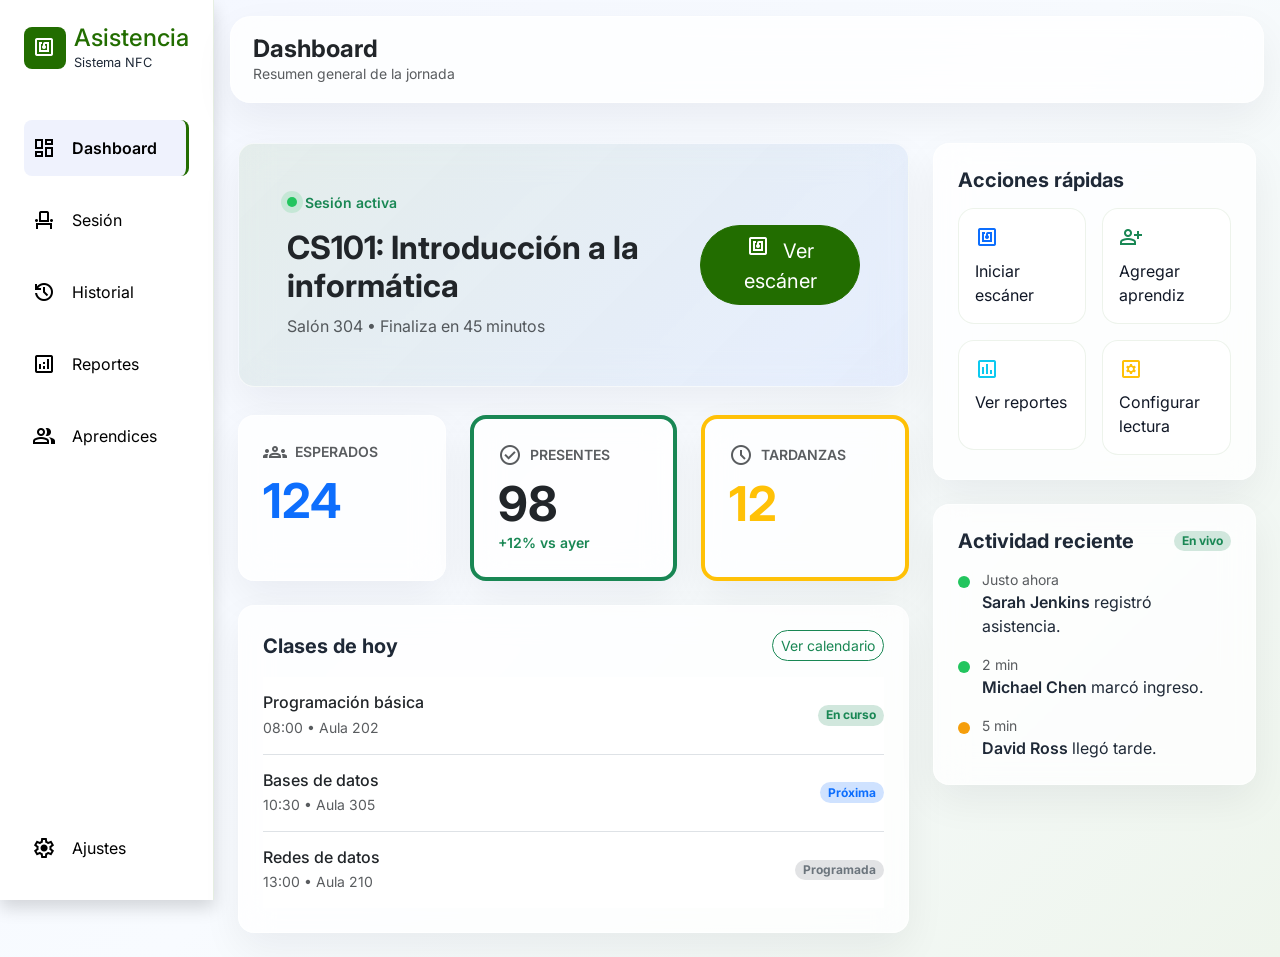
<file: Dashboard/Dashboard.html>
<!DOCTYPE html>
<html lang="es">
  <head>
    <meta charset="UTF-8" />
    <meta name="viewport" content="width=device-width, initial-scale=1.0" />
    <title>Dashboard | Asistencia NFC</title>
    <link rel="stylesheet" href="../Aparte/bootstrap-5.3.8-dist/css/bootstrap.min.css" />
    <link rel="stylesheet" href="./style.css" />
    <link href="https://fonts.googleapis.com/css2?family=Inter:wght@400;500;600;700;800&display=swap" rel="stylesheet" />
    <link href="https://fonts.googleapis.com/css2?family=Material+Symbols+Outlined:wght@400;500;700&display=swap" rel="stylesheet" />
  </head>
  <body>
    <!-- ==========================
         Layout principal del Dashboard
         Se compone de sidebar, header y contenido principal.
    ========================== -->
    <div class="d-flex min-vh-100">
      <!-- ==========================
           Sidebar de navegación
           Mantiene las opciones principales del sistema.
      ========================== -->
      <aside class="d-none d-lg-flex flex-column p-4 sidebar menu-sticky shadow">
        <div class="d-flex gap-2 mb-5 align-items-center">
          <span class="material-symbols-outlined logo-nfc p-2 text-white rounded-3">nfc</span>
          <div>
            <h4 class="p-0 m-0" style="color:#226D00;">Asistencia</h4>
            <p class="p-0 m-0" style="font-size:0.8rem;">Sistema NFC</p>
          </div>
        </div>

        <div class="d-flex flex-column flex-grow-1 gap-3">
          <a class="d-flex gap-2 btn-accion-activo align-items-center py-3 rounded-3 text-decoration-none text-black" href="#">
            <span class="material-symbols-outlined px-2">dashboard</span>
            <p class="my-auto mb-0">Dashboard</p>
          </a>
          <a class="d-flex gap-2 btn-accion align-items-center py-3 rounded-3 text-decoration-none text-black" href="../Configurar_Sesion/Configurar.php">
            <span class="material-symbols-outlined px-2">event_seat</span>
            <p class="my-auto mb-0">Sesión</p>
          </a>
          <a class="d-flex gap-2 btn-accion align-items-center py-3 rounded-3 text-decoration-none text-black" href="#">
            <span class="material-symbols-outlined px-2">history</span>
            <p class="my-auto mb-0">Historial</p>
          </a>
          <a class="d-flex gap-2 btn-accion align-items-center py-3 rounded-3 text-decoration-none text-black" href="#">
            <span class="material-symbols-outlined px-2">analytics</span>
            <p class="my-auto mb-0">Reportes</p>
          </a>
          <a class="d-flex gap-2 btn-accion align-items-center py-3 rounded-3 text-decoration-none text-black" href="#">
            <span class="material-symbols-outlined px-2">group</span>
            <p class="my-auto mb-0">Aprendices</p>
          </a>
          <a class="d-flex gap-2 btn-accion mt-auto align-items-center py-3 rounded-3 text-decoration-none text-black" href="../Ajustes/Ajustes.html">
            <span class="material-symbols-outlined px-2">settings</span>
            <p class="my-auto mb-0">Ajustes</p>
          </a>
        </div>
      </aside>

      <div class="flex-grow-1 d-flex flex-column">
        <!-- ==========================
             Header superior
             Incluye búsqueda, notificaciones y perfil del instructor.
        ========================== -->
        <header class="topbar glass-card">
          <div class="d-flex align-items-center justify-content-between gap-3">
            <div class="d-flex align-items-center gap-3">
              <button class="btn btn-outline-success d-lg-none rounded-circle p-2" type="button" data-bs-toggle="offcanvas" data-bs-target="#mobileMenu">
                <span class="material-symbols-outlined">menu</span>
              </button>
              <div>
                <h2 class="h4 mb-0 fw-bold text-dark">Dashboard</h2>
                <p class="small text-muted mb-0">Resumen general de la jornada</p>
              </div>
            </div>
          </div>
        </header>

        <!-- ==========================
             Contenido principal del dashboard
             Organiza el resumen de la sesión, métricas y actividad.
        ========================== -->
        <main class="flex-grow-1 p-3 p-lg-4">
          <!-- Grid principal de Bootstrap: organiza el contenido en una zona de resumen y otra de acciones. -->
          <div class="row g-4">
            <div class="col-12 col-xl-8">
              <!-- ==========================
                   Tarjeta principal de sesión activa
                   Destaca la clase en curso y el estado del sistema.
              ========================== -->
              <section class="glass-card hero-card p-4 p-lg-5 rounded-4">
                <div class="d-flex flex-column flex-lg-row justify-content-between align-items-start align-items-lg-center gap-3">
                  <div>
                    <div class="d-flex align-items-center gap-2 mb-3">
                      <span class="status-dot"></span>
                      <span class="text-success fw-semibold small">Sesión activa</span>
                    </div>
                    <h3 class="h2 fw-bold text-dark mb-2">CS101: Introducción a la informática</h3>
                    <p class="text-muted mb-0">Salón 304 • Finaliza en 45 minutos</p>
                  </div>
                  <a class="btn btn-primary btn-lg rounded-pill px-4" href="#" style="background-color: #226D00; border-color: #226D00;">
                    <span class="material-symbols-outlined me-2">nfc</span>
                    Ver escáner
                  </a>
                </div>
              </section>

              <!-- Grid secundario de Bootstrap: muestra las métricas principales en columnas responsivas. -->
              <div class="row g-4 mt-1">
                <div class="col-12 col-md-4">
                  <div class="glass-card p-4 rounded-4 h-100">
                    <div class="d-flex align-items-center gap-2 text-muted mb-2">
                      <span class="material-symbols-outlined">groups</span>
                      <span class="small fw-semibold text-uppercase">Esperados</span>
                    </div>
                    <div class="display-5 fw-bold text-primary">124</div>
                  </div>
                </div>
                <div class="col-12 col-md-4">
                  <div class="glass-card p-4 rounded-4 h-100 border-start border-success border-4">
                    <div class="d-flex align-items-center gap-2 text-muted mb-2">
                      <span class="material-symbols-outlined">check_circle</span>
                      <span class="small fw-semibold text-uppercase">Presentes</span>
                    </div>
                    <div class="display-5 fw-bold text-dark">98</div>
                    <div class="text-success small fw-semibold">+12% vs ayer</div>
                  </div>
                </div>
                <div class="col-12 col-md-4">
                  <div class="glass-card p-4 rounded-4 h-100 border-start border-warning border-4">
                    <div class="d-flex align-items-center gap-2 text-muted mb-2">
                      <span class="material-symbols-outlined">schedule</span>
                      <span class="small fw-semibold text-uppercase">Tardanzas</span>
                    </div>
                    <div class="display-5 fw-bold text-warning">12</div>
                  </div>
                </div>
              </div>

              <section class="glass-card p-4 rounded-4 mt-4">
                <div class="d-flex justify-content-between align-items-center mb-3">
                  <h3 class="h5 fw-bold mb-0">Clases de hoy</h3>
                  <a class="btn btn-sm btn-outline-success rounded-pill" href="#">Ver calendario</a>
                </div>

                <div class="list-group list-group-flush">
                  <div class="list-group-item px-0 py-3 d-flex justify-content-between align-items-center">
                    <div>
                      <h4 class="h6 mb-1">Programación básica</h4>
                      <p class="small text-muted mb-0">08:00 • Aula 202</p>
                    </div>
                    <span class="badge rounded-pill bg-success-subtle text-success">En curso</span>
                  </div>
                  <div class="list-group-item px-0 py-3 d-flex justify-content-between align-items-center">
                    <div>
                      <h4 class="h6 mb-1">Bases de datos</h4>
                      <p class="small text-muted mb-0">10:30 • Aula 305</p>
                    </div>
                    <span class="badge rounded-pill bg-primary-subtle text-primary">Próxima</span>
                  </div>
                  <div class="list-group-item px-0 py-3 d-flex justify-content-between align-items-center">
                    <div>
                      <h4 class="h6 mb-1">Redes de datos</h4>
                      <p class="small text-muted mb-0">13:00 • Aula 210</p>
                    </div>
                    <span class="badge rounded-pill bg-secondary-subtle text-secondary">Programada</span>
                  </div>
                </div>
              </section>
            </div>

            <div class="col-12 col-xl-4">
              <!-- ==========================
                   Acciones rápidas del instructor
                   Agrupa accesos frecuentes para el registro y seguimiento.
              ========================== -->
              <section class="glass-card p-4 rounded-4">
                <h3 class="h5 fw-bold mb-3">Acciones rápidas</h3>
                <div class="row g-3">
                  <div class="col-6">
                    <button class="action-card w-100 text-start" type="button">
                      <span class="material-symbols-outlined text-primary">nfc</span>
                      <span>Iniciar escáner</span>
                    </button>
                  </div>
                  <div class="col-6">
                    <button class="action-card w-100 text-start" type="button">
                      <span class="material-symbols-outlined text-success">person_add</span>
                      <span>Agregar aprendiz</span>
                    </button>
                  </div>
                  <div class="col-6">
                    <button class="action-card w-100 text-start" type="button">
                      <span class="material-symbols-outlined text-info">insert_chart</span>
                      <span>Ver reportes</span>
                    </button>
                  </div>
                  <div class="col-6">
                    <button class="action-card w-100 text-start" type="button">
                      <span class="material-symbols-outlined text-warning">settings_applications</span>
                      <span>Configurar lectura</span>
                    </button>
                  </div>
                </div>
              </section>

              <section class="glass-card p-4 rounded-4 mt-4">
                <div class="d-flex justify-content-between align-items-center mb-3">
                  <h3 class="h5 fw-bold mb-0">Actividad reciente</h3>
                  <span class="badge rounded-pill bg-success-subtle text-success">En vivo</span>
                </div>
                <div class="timeline">
                  <div class="timeline-item">
                    <div class="timeline-bullet success"></div>
                    <div>
                      <div class="small text-muted">Justo ahora</div>
                      <div><span class="fw-semibold">Sarah Jenkins</span> registró asistencia.</div>
                    </div>
                  </div>
                  <div class="timeline-item">
                    <div class="timeline-bullet success"></div>
                    <div>
                      <div class="small text-muted">2 min</div>
                      <div><span class="fw-semibold">Michael Chen</span> marcó ingreso.</div>
                    </div>
                  </div>
                  <div class="timeline-item">
                    <div class="timeline-bullet warning"></div>
                    <div>
                      <div class="small text-muted">5 min</div>
                      <div><span class="fw-semibold">David Ross</span> llegó tarde.</div>
                    </div>
                  </div>
                </div>
              </section>
            </div>
          </div>
        </main>
      </div>
    </div>

    <!-- ==========================
         Menú móvil tipo offcanvas
         Se muestra únicamente en pantallas pequeñas.
    ========================== -->
    <div class="offcanvas offcanvas-start w-50" tabindex="-1" id="mobileMenu">
      <div class="offcanvas-header">
        <div class="d-flex gap-2 align-items-center">
          <span class="material-symbols-outlined logo-nfc p-2 text-white rounded-3">nfc</span>
          <div>
            <h5 class="m-0" style="color:#226D00;">Asistencia</h5>
            <small>Sistema NFC</small>
          </div>
        </div>
        <button class="btn-close" data-bs-dismiss="offcanvas"></button>
      </div>
      <div class="offcanvas-body d-flex flex-column gap-3">
        <a class="d-flex gap-2 btn-accion-activo align-items-center py-3 rounded-3 text-decoration-none text-black" href="#">
          <span class="material-symbols-outlined px-2">dashboard</span>
          Dashboard
        </a>
        <a class="d-flex gap-2 btn-accion align-items-center py-3 rounded-3 text-decoration-none text-black" href="../Configurar_Sesion/Configurar.php">
          <span class="material-symbols-outlined px-2">event_seat</span>
          Sesión
        </a>
        <a class="d-flex gap-2 btn-accion align-items-center py-3 rounded-3 text-decoration-none text-black" href="#">
          <span class="material-symbols-outlined px-2">history</span>
          Historial
        </a>
        <a class="d-flex gap-2 btn-accion align-items-center py-3 rounded-3 text-decoration-none text-black" href="#">
          <span class="material-symbols-outlined px-2">analytics</span>
          Reportes
        </a>
        <a class="d-flex gap-2 btn-accion align-items-center py-3 rounded-3 text-decoration-none text-black" href="../Ajustes/Ajustes.html">
          <span class="material-symbols-outlined px-2">settings</span>
          Ajustes
        </a>
      </div>
    </div>

    <script src="../Aparte/bootstrap-5.3.8-dist/js/bootstrap.bundle.min.js"></script>
  </body>
</html>
</file>
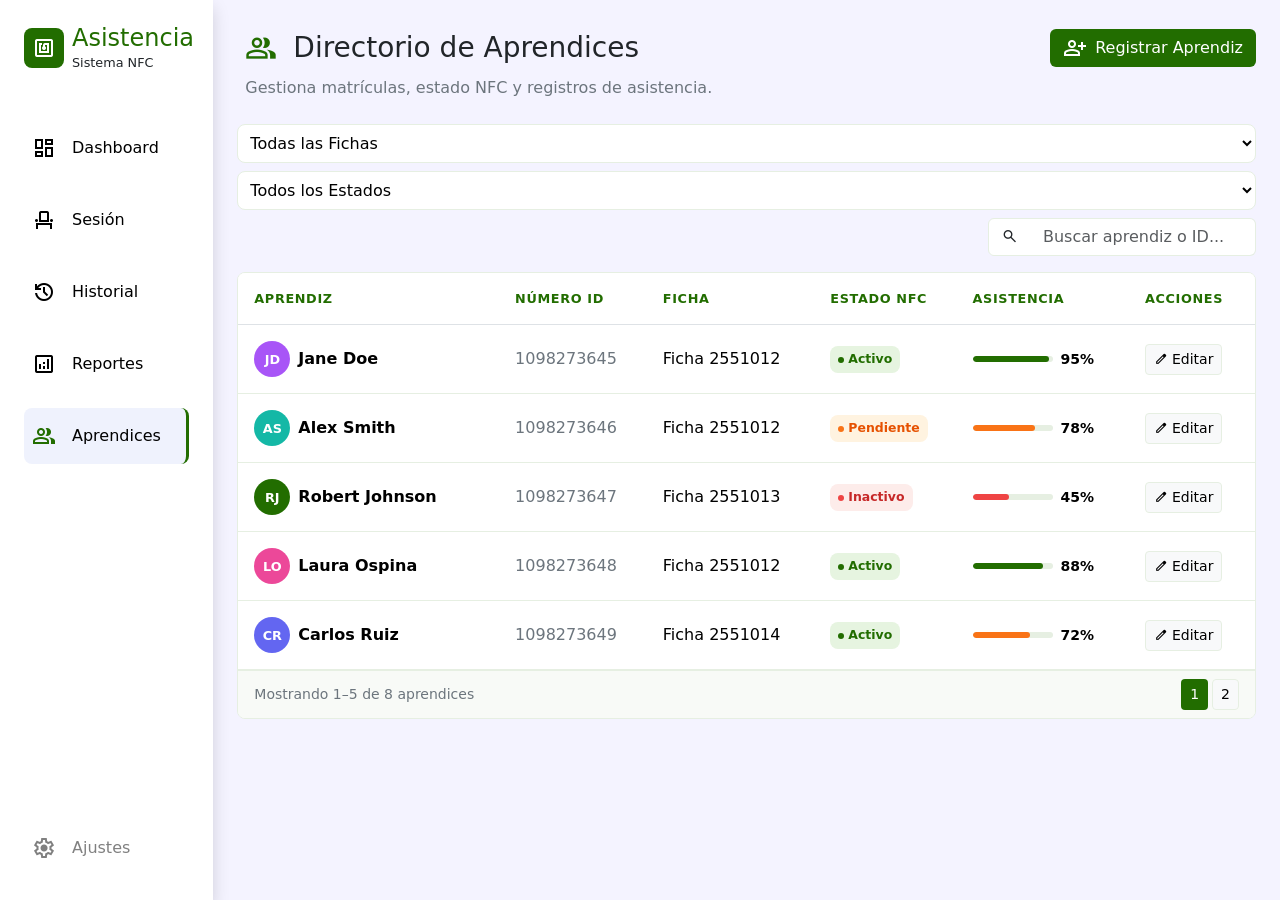
<file: Registrar_Aprendices/Registrar.html>
<!DOCTYPE html>
<html lang="es">

<head>
    <meta charset="UTF-8">
    <meta name="viewport" content="width=device-width, initial-scale=1.0">
    <title>Aprendices — Asistencia NFC</title>

    <link rel="stylesheet" href="./style.css"></link>
    <link rel="stylesheet" href="../Aparte/bootstrap-5.3.8-dist/css/bootstrap.css"></link> <!--Bootstrap CSS-->
    <link href="https://fonts.googleapis.com/css2?family=Material+Symbols+Outlined" rel="stylesheet" />
    <!--Google Icons-->

</head>

<body>

    <!--================= Inicio menu offcanvas (celulares) =================-->
    <div class="offcanvas offcanvas-start w-50" tabindex="-1" id="menuMovil">

        <div class="offcanvas-header">
            <div class="d-flex gap-2 align-items-center">
                <span class="material-symbols-outlined logo-nfc p-2 text-white rounded-3">nfc</span>
                <div>
                    <h5 class="m-0" style="color:#226D00;">Asistencia</h5>
                    <small>Sistema NFC</small>
                </div>
            </div>
            <button class="btn-close" data-bs-dismiss="offcanvas"></button>
        </div>

        <div class="offcanvas-body d-flex flex-column gap-3">

            <a class="d-flex gap-2 btn-accion align-items-center py-3 rounded-3 text-decoration-none text-black" href="#">
                <span class="material-symbols-outlined px-2">dashboard</span>
                Dashboard
            </a>

            <a class="d-flex gap-2 btn-accion align-items-center py-3 rounded-3 text-decoration-none text-black" href="#">
                <span class="material-symbols-outlined px-2">event_seat</span>
                Sesión
            </a>

            <a class="d-flex gap-2 btn-accion align-items-center py-3 rounded-3 text-decoration-none text-black" href="#">
                <span class="material-symbols-outlined px-2">history</span>
                Historial
            </a>

            <a class="d-flex gap-2 btn-accion align-items-center py-3 rounded-3 text-decoration-none text-black" href="#">
                <span class="material-symbols-outlined px-2">analytics</span>
                Reportes
            </a>

            <a class="d-flex gap-2 btn-accion-activo align-items-center py-3 rounded-3 text-decoration-none text-black" href="#">
                <span class="material-symbols-outlined px-2" style="color:#226D00;">group</span>
                Aprendices
            </a>

            <a class="d-flex gap-2 btn-accion mt-auto align-items-center py-3 rounded-3 text-decoration-none text-black" href="#">
                <span class="material-symbols-outlined px-2">settings</span>
                Ajustes
            </a>

        </div>
    </div>
    <!--================= Fin menu offcanvas =================-->


    <!--Row padre para la division del menu sticky-->
    <div class="row w-100 g-0">

        <!--================= Inicio menu sticky =================-->
        <div class="col-lg-2 d-none d-lg-flex p-4 menu-sticky shadow flex-column">

            <!--Nombre sistema / logo-->
            <div class="d-flex gap-2 mb-5 align-items-center">
                <span class="material-symbols-outlined logo-nfc p-2 text-white rounded-3">nfc</span>
                <div class="p-0">
                    <h4 class="p-0 m-0" style="color: #226D00;">Asistencia</h4>
                    <p class="p-0 m-0" style="font-size: 0.8rem;">Sistema NFC</p>
                </div>
            </div>

            <!--Bloque opciones-->
            <div class="d-flex flex-column flex-grow-1 gap-3">

                <a class="d-flex gap-2 btn-accion align-items-center py-3 rounded-3 text-decoration-none text-black" href="#">
                    <span class="material-symbols-outlined px-2">dashboard</span>
                    <p class="my-auto">Dashboard</p>
                </a>

                <a class="d-flex gap-2 btn-accion align-items-center py-3 rounded-3 text-decoration-none text-black" href="#">
                    <span class="material-symbols-outlined px-2">event_seat</span>
                    <p class="my-auto">Sesión</p>
                </a>

                <a class="d-flex gap-2 btn-accion align-items-center py-3 rounded-3 text-decoration-none text-black" href="#">
                    <span class="material-symbols-outlined px-2">history</span>
                    <p class="my-auto">Historial</p>
                </a>

                <a class="d-flex gap-2 btn-accion align-items-center py-3 rounded-3 text-decoration-none text-black" href="#">
                    <span class="material-symbols-outlined px-2">analytics</span>
                    <p class="my-auto">Reportes</p>
                </a>

                <!--Activo-->
                <a class="d-flex gap-2 btn-accion-activo align-items-center py-3 rounded-3 text-decoration-none text-black" href="#">
                    <span class="material-symbols-outlined px-2" style="color: #226D00;">group</span>
                    <p class="my-auto">Aprendices</p>
                </a>

                <!--Ajustes-->
                <a class="d-flex gap-2 btn-accion mt-auto align-items-center py-3 rounded-3 text-decoration-none text-black" href="#">
                    <span class="material-symbols-outlined px-2" style="color: gray;">settings</span>
                    <p class="my-auto" style="color: gray;">Ajustes</p>
                </a>

            </div>
        </div>
        <!--================= Fin menu sticky =================-->


        <!--================= Inicio del contenido =================-->
        <div class="col-12 col-lg-10 p-4 contenido container-fluid">

            <!--Boton menu offcanvas (solo celulares)-->
            <div class="d-lg-none mb-4">
                <button class="btn text-white d-flex align-items-center gap-2"
                    data-bs-toggle="offcanvas" data-bs-target="#menuMovil"
                    style="background-color: #226D00;">
                    <span class="material-symbols-outlined">menu</span>
                    Menú
                </button>
            </div>


            <!--Encabezado de la pagina-->
            <div class="d-flex align-items-center justify-content-between mb-1 flex-wrap gap-3">

                <div class="d-flex gap-2 align-items-center">
                    <span class="material-symbols-outlined p-2 fs-2 rounded-3" style="color: #226D00;">group</span>
                    <div class="p-0">
                        <h3 class="p-0 m-0">Directorio de Aprendices</h3>
                    </div>
                </div>

                <button class="btn text-white d-flex align-items-center gap-2"
                    style="background-color: #226D00;"
                    data-bs-toggle="modal" data-bs-target="#modalRegistrar">
                    <span class="material-symbols-outlined">person_add</span>
                    Registrar Aprendiz
                </button>

            </div>

            <p class="px-2 text-secondary mb-4">Gestiona matrículas, estado NFC y registros de asistencia.</p>


            <!--Filtros-->
            <div class="d-flex gap-2 mb-3 flex-wrap">

                <select id="filtroFicha" class="seleccion p-2 rounded-3" onchange="filtrarTabla()">
                    <option value="">Todas las Fichas</option>
                    <option value="2551012">Ficha 2551012</option>
                    <option value="2551013">Ficha 2551013</option>
                    <option value="2551014">Ficha 2551014</option>
                </select>

                <select id="filtroEstado" class="seleccion p-2 rounded-3" onchange="filtrarTabla()">
                    <option value="">Todos los Estados</option>
                    <option value="Activo">Activo</option>
                    <option value="Pendiente">Pendiente</option>
                    <option value="Inactivo">Inactivo</option>
                </select>

                <div class="ms-auto">
                    <div class="input-group">
                        <span class="input-group-text bg-white" style="border: 1px solid #e6efe2;">
                            <span class="material-symbols-outlined" style="font-size:1.1rem;">search</span>
                        </span>
                        <input type="text" id="buscador" class="form-control"
                            placeholder="Buscar aprendiz o ID..."
                            style="border: 1px solid #e6efe2; border-left:none;"
                            oninput="filtrarTabla()">
                    </div>
                </div>

            </div>


            <!--Tabla de aprendices-->
            <div class="caja rounded-3 overflow-hidden">

                <table class="table mb-0 align-middle">
                    <thead style="background-color: #f8faf7;">
                        <tr>
                            <th class="py-3 px-3" style="color:#226D00; font-size:0.8rem; text-transform:uppercase; letter-spacing:.05em;">Aprendiz</th>
                            <th class="py-3" style="color:#226D00; font-size:0.8rem; text-transform:uppercase; letter-spacing:.05em;">Número ID</th>
                            <th class="py-3" style="color:#226D00; font-size:0.8rem; text-transform:uppercase; letter-spacing:.05em;">Ficha</th>
                            <th class="py-3" style="color:#226D00; font-size:0.8rem; text-transform:uppercase; letter-spacing:.05em;">Estado NFC</th>
                            <th class="py-3" style="color:#226D00; font-size:0.8rem; text-transform:uppercase; letter-spacing:.05em;">Asistencia</th>
                            <th class="py-3" style="color:#226D00; font-size:0.8rem; text-transform:uppercase; letter-spacing:.05em;">Acciones</th>
                        </tr>
                    </thead>
                    <tbody id="cuerpoTabla">
                        <!--Filas generadas por JS-->
                    </tbody>
                </table>

                <!--Pie de tabla-->
                <div class="d-flex justify-content-between align-items-center px-3 py-2"
                    style="border-top: 1px solid #e6efe2; background-color: #f8faf7;">
                    <small class="text-secondary" id="infoTabla">Mostrando 1–5 de 8 aprendices</small>
                    <div class="d-flex gap-1" id="paginacion"></div>
                </div>

            </div>

        </div>
        <!--================= Fin del contenido =================-->

    </div>


    <!--================= Modal Registrar Aprendiz =================-->
    <div class="modal fade" id="modalRegistrar" tabindex="-1">
        <div class="modal-dialog modal-dialog-centered">
            <div class="modal-content">

                <div class="modal-header" style="border-bottom: 1px solid #e6efe2;">
                    <div class="d-flex align-items-center gap-2">
                        <span class="material-symbols-outlined" style="color:#226D00;">person_add</span>
                        <h5 class="modal-title m-0">Nuevo Aprendiz</h5>
                    </div>
                    <button type="button" class="btn-close" data-bs-dismiss="modal"></button>
                </div>

                <div class="modal-body">
                    <form id="formRegistrar">
                        <div class="row g-3">

                            <div class="col-6 d-flex flex-column gap-1">
                                <label>Nombre</label>
                                <input type="text" id="fNombre" class="seleccion p-2 rounded-3"
                                    placeholder="Ej. Ana" required>
                            </div>

                            <div class="col-6 d-flex flex-column gap-1">
                                <label>Apellido</label>
                                <input type="text" id="fApellido" class="seleccion p-2 rounded-3"
                                    placeholder="Ej. García" required>
                            </div>

                            <div class="col-12 d-flex flex-column gap-1">
                                <label>Número de Identificación</label>
                                <input type="text" id="fID" class="seleccion p-2 rounded-3"
                                    placeholder="Ej. 1098273650" required>
                            </div>

                            <div class="col-6 d-flex flex-column gap-1">
                                <label>Ficha</label>
                                <select id="fFicha" class="seleccion p-2 rounded-3" required>
                                    <option value="" disabled selected>Seleccionar...</option>
                                    <option value="2551012">Ficha 2551012</option>
                                    <option value="2551013">Ficha 2551013</option>
                                    <option value="2551014">Ficha 2551014</option>
                                </select>
                            </div>

                            <div class="col-6 d-flex flex-column gap-1">
                                <label>Estado NFC</label>
                                <select id="fEstado" class="seleccion p-2 rounded-3">
                                    <option value="Activo">Activo</option>
                                    <option value="Pendiente">Pendiente</option>
                                    <option value="Inactivo">Inactivo</option>
                                </select>
                            </div>

                            <div class="col-12 d-flex flex-column gap-1">
                                <label>Correo electrónico</label>
                                <input type="email" id="fEmail" class="seleccion p-2 rounded-3"
                                    placeholder="aprendiz@sena.edu.co">
                            </div>

                        </div>
                    </form>
                </div>

                <div class="modal-footer" style="border-top: 1px solid #e6efe2;">
                    <button type="button" class="btn btn-light" data-bs-dismiss="modal">Cancelar</button>
                    <button type="button" class="btn text-white" style="background-color:#226D00;"
                        onclick="guardarAprendiz()">
                        <span class="material-symbols-outlined" style="font-size:1rem; vertical-align:middle;">save</span>
                        Guardar
                    </button>
                </div>

            </div>
        </div>
    </div>
    <!--================= Fin Modal =================-->


    <!--================= Scripts =================-->
    <script src="../Aparte/bootstrap-5.3.8-dist/js/bootstrap.bundle.js"></script>

    <script>

        // ── Datos de ejemplo ──
        const coloresAvatar = ['#226D00','#6366f1','#f97316','#3b82f6','#a855f7','#ec4899','#14b8a6'];

        let aprendices = [
            { nombre:'Jane Doe',       id:'1098273645', ficha:'2551012', estado:'Activo',    asistencia:95 },
            { nombre:'Alex Smith',     id:'1098273646', ficha:'2551012', estado:'Pendiente', asistencia:78 },
            { nombre:'Robert Johnson', id:'1098273647', ficha:'2551013', estado:'Inactivo',  asistencia:45 },
            { nombre:'Laura Ospina',   id:'1098273648', ficha:'2551012', estado:'Activo',    asistencia:88 },
            { nombre:'Carlos Ruiz',    id:'1098273649', ficha:'2551014', estado:'Activo',    asistencia:72 },
            { nombre:'María López',    id:'1098273650', ficha:'2551013', estado:'Pendiente', asistencia:60 },
            { nombre:'Juan Pérez',     id:'1098273651', ficha:'2551012', estado:'Activo',    asistencia:91 },
            { nombre:'Sofía Torres',   id:'1098273652', ficha:'2551014', estado:'Inactivo',  asistencia:30 },
        ];

        const POR_PAGINA = 5;
        let pagina = 1;
        let filtrados = [...aprendices];

        // Iniciales del nombre
        function iniciales(nombre) {
            return nombre.split(' ').slice(0, 2).map(n => n[0]).join('').toUpperCase();
        }

        // Color determinista por nombre
        function colorAvatar(nombre) {
            let h = 0;
            for (let c of nombre) h = (h * 31 + c.charCodeAt(0)) & 0xffff;
            return coloresAvatar[h % coloresAvatar.length];
        }

        // Badge de estado
        function badgeEstado(estado) {
            const cfg = {
                'Activo':    { bg:'#e6f4e0', color:'#226D00', dot:'#226D00' },
                'Pendiente': { bg:'#fff3e0', color:'#e65100', dot:'#f97316' },
                'Inactivo':  { bg:'#fdecea', color:'#c62828', dot:'#ef4444' },
            };
            const c = cfg[estado] || cfg['Inactivo'];
            return `<span class="d-inline-flex align-items-center gap-1 px-2 py-1 rounded-3 fw-semibold"
                        style="background:${c.bg}; color:${c.color}; font-size:0.78rem;">
                        <span style="width:6px;height:6px;border-radius:50%;background:${c.dot};display:inline-block;"></span>
                        ${estado}
                    </span>`;
        }

        // Barra de asistencia
        function barraAsistencia(pct) {
            const color = pct >= 80 ? '#226D00' : pct >= 60 ? '#f97316' : '#ef4444';
            return `<div class="d-flex align-items-center gap-2">
                        <div style="width:80px;height:6px;background:#e6efe2;border-radius:10px;overflow:hidden;">
                            <div style="width:${pct}%;height:100%;background:${color};border-radius:10px;"></div>
                        </div>
                        <small class="fw-semibold">${pct}%</small>
                    </div>`;
        }

        // Renderizar tabla
        function renderTabla() {
            const inicio = (pagina - 1) * POR_PAGINA;
            const pagActual = filtrados.slice(inicio, inicio + POR_PAGINA);
            const tbody = document.getElementById('cuerpoTabla');

            tbody.innerHTML = pagActual.map((a, i) => `
                <tr style="border-bottom: 1px solid #e6efe2;">
                    <td class="px-3 py-3">
                        <div class="d-flex align-items-center gap-2">
                            <div class="rounded-circle d-flex align-items-center justify-content-center text-white fw-bold"
                                style="width:36px;height:36px;background:${colorAvatar(a.nombre)};font-size:0.8rem;flex-shrink:0;">
                                ${iniciales(a.nombre)}
                            </div>
                            <span class="fw-semibold">${a.nombre}</span>
                        </div>
                    </td>
                    <td class="text-secondary">${a.id}</td>
                    <td>Ficha ${a.ficha}</td>
                    <td>${badgeEstado(a.estado)}</td>
                    <td>${barraAsistencia(a.asistencia)}</td>
                    <td>
                        <button class="btn btn-sm btn-light d-flex align-items-center gap-1"
                            style="border: 1px solid #e6efe2;"
                            onclick="editarAprendiz(${inicio + i})">
                            <span class="material-symbols-outlined" style="font-size:0.9rem;">edit</span>
                            Editar
                        </button>
                    </td>
                </tr>
            `).join('');

            document.getElementById('infoTabla').textContent =
                `Mostrando ${inicio + 1}–${Math.min(inicio + POR_PAGINA, filtrados.length)} de ${filtrados.length} aprendices`;

            renderPaginacion();
        }

        // Renderizar paginación
        function renderPaginacion() {
            const total = Math.ceil(filtrados.length / POR_PAGINA);
            const pg = document.getElementById('paginacion');
            let html = '';

            for (let i = 1; i <= total; i++) {
                const activo = i === pagina;
                html += `<button class="btn btn-sm ${activo ? 'text-white' : 'btn-light'}"
                    style="${activo ? 'background-color:#226D00;' : 'border:1px solid #e6efe2;'}"
                    onclick="irPagina(${i})">${i}</button>`;
            }

            pg.innerHTML = html;
        }

        function irPagina(n) {
            const total = Math.ceil(filtrados.length / POR_PAGINA);
            if (n < 1 || n > total) return;
            pagina = n;
            renderTabla();
        }

        // Filtrar tabla
        function filtrarTabla() {
            const q      = document.getElementById('buscador').value.toLowerCase();
            const ficha  = document.getElementById('filtroFicha').value;
            const estado = document.getElementById('filtroEstado').value;

            filtrados = aprendices.filter(a =>
                (!q      || a.nombre.toLowerCase().includes(q) || a.id.includes(q)) &&
                (!ficha  || a.ficha === ficha) &&
                (!estado || a.estado === estado)
            );
            pagina = 1;
            renderTabla();
        }

        // Guardar nuevo aprendiz
        function guardarAprendiz() {
            const nombre  = document.getElementById('fNombre').value.trim();
            const apellido= document.getElementById('fApellido').value.trim();
            const id      = document.getElementById('fID').value.trim();
            const ficha   = document.getElementById('fFicha').value;
            const estado  = document.getElementById('fEstado').value;

            if (!nombre || !apellido || !id || !ficha) return;

            aprendices.push({ nombre: `${nombre} ${apellido}`, id, ficha, estado, asistencia: 0 });
            filtrados = [...aprendices];
            pagina = Math.ceil(filtrados.length / POR_PAGINA);
            renderTabla();

            document.getElementById('formRegistrar').reset();
            bootstrap.Modal.getInstance(document.getElementById('modalRegistrar')).hide();
        }

        // Editar aprendiz (pre-carga el modal)
        function editarAprendiz(idx) {
            const a = filtrados[idx];
            const partes = a.nombre.split(' ');
            document.getElementById('fNombre').value   = partes[0] || '';
            document.getElementById('fApellido').value = partes.slice(1).join(' ') || '';
            document.getElementById('fID').value       = a.id;
            document.getElementById('fFicha').value    = a.ficha;
            document.getElementById('fEstado').value   = a.estado;
            new bootstrap.Modal(document.getElementById('modalRegistrar')).show();
        }

        // Inicializar
        renderTabla();

    </script>

</body>

</html>
</file>
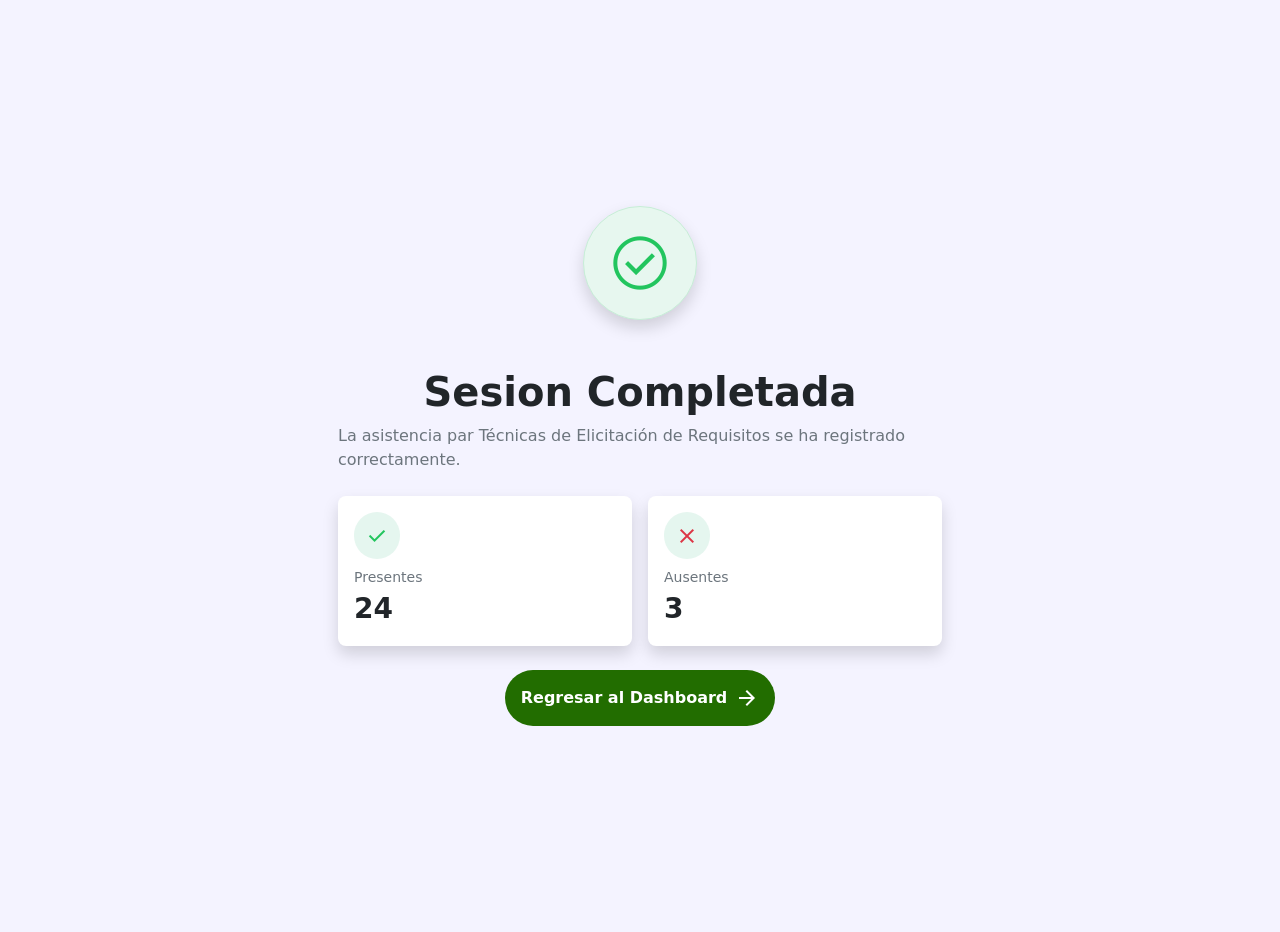
<file: Configurar_Sesion/Sesion_Activa/Resumen.html>
<!DOCTYPE html>
<html lang="es">

<head>
    <meta charset="UTF-8">
    <meta name="viewport" content="width=device-width, initial-scale=1.0">
    <title>Asistencia</title>

    <link rel="stylesheet" href="./style.css">
    </link>
    <link rel="stylesheet" href="../../Aparte/bootstrap-5.3.8-dist/css/bootstrap.css">
    </link> <!--Bootstrap CSS-->
    <link href="https://fonts.googleapis.com/css2?family=Material+Symbols+Outlined" rel="stylesheet" />
    <!--Google Icons-->

</head>

<!--Clase para evitar que se salga el contenido-->
<body class="overflow-hidden" style="background-color: #FAF8FF;">

    <!--Row para poder usar el sistema row-->
    <div class="row p-3">
        <div class="col-lg-6 col-12 d-flex p-3 vh-100 mx-auto flex-column align-items-center justify-content-center">

            <span class="material-symbols-outlined logo-central mb-5 shadow rounded-circle" style="color: #22C55E;">
                check_circle
            </span>

            <h1 class="fw-bold">Sesion Completada</h1>
            <p class="text-secondary mb-4">La asistencia par Técnicas de Elicitación de Requisitos se ha registrado
                correctamente.</p>

            <div class="d-flex gap-3 w-100">

                <div class="caja-conteo rounded-3 shadow w-100">

                    <span class="material-symbols-outlined logo-conteo mb-2" style="color: #22C55E;">
                        check
                    </span>

                    <small class="text-secondary d-block">Presentes</small>
                    <span class="fw-bold"></span><span class="fw-semibold fs-3">24</span>

                </div>

                <div class="caja-conteo rounded-3 shadow w-100">

                    <span class="material-symbols-outlined logo-conteo mb-2 text-danger">
                        close
                    </span>

                    <small class="text-secondary d-block">Ausentes</small>
                    <span class="fw-bold"></span><span class="fw-semibold fs-3">3</span>

                </div>

            </div>
            
            <a class="boton-regresar d-flex gap-2 align-items-center rounded-pill justify-content-center text-decoration-none mt-4" href="../../Dashboard/Dashboard.html">

                Regresar al Dashboard

                <span class="material-symbols-outlined">
                    arrow_forward
                </span>

            </a>

        </div>
    </div>



    <!--================= Inicio zona scirpts =================-->

    <!--Scripts bootstrap-->
    <script src="../../Aparte/bootstrap-5.3.8-dist/js/bootstrap.bundle.js"></script>

</body>

</html>
</file>
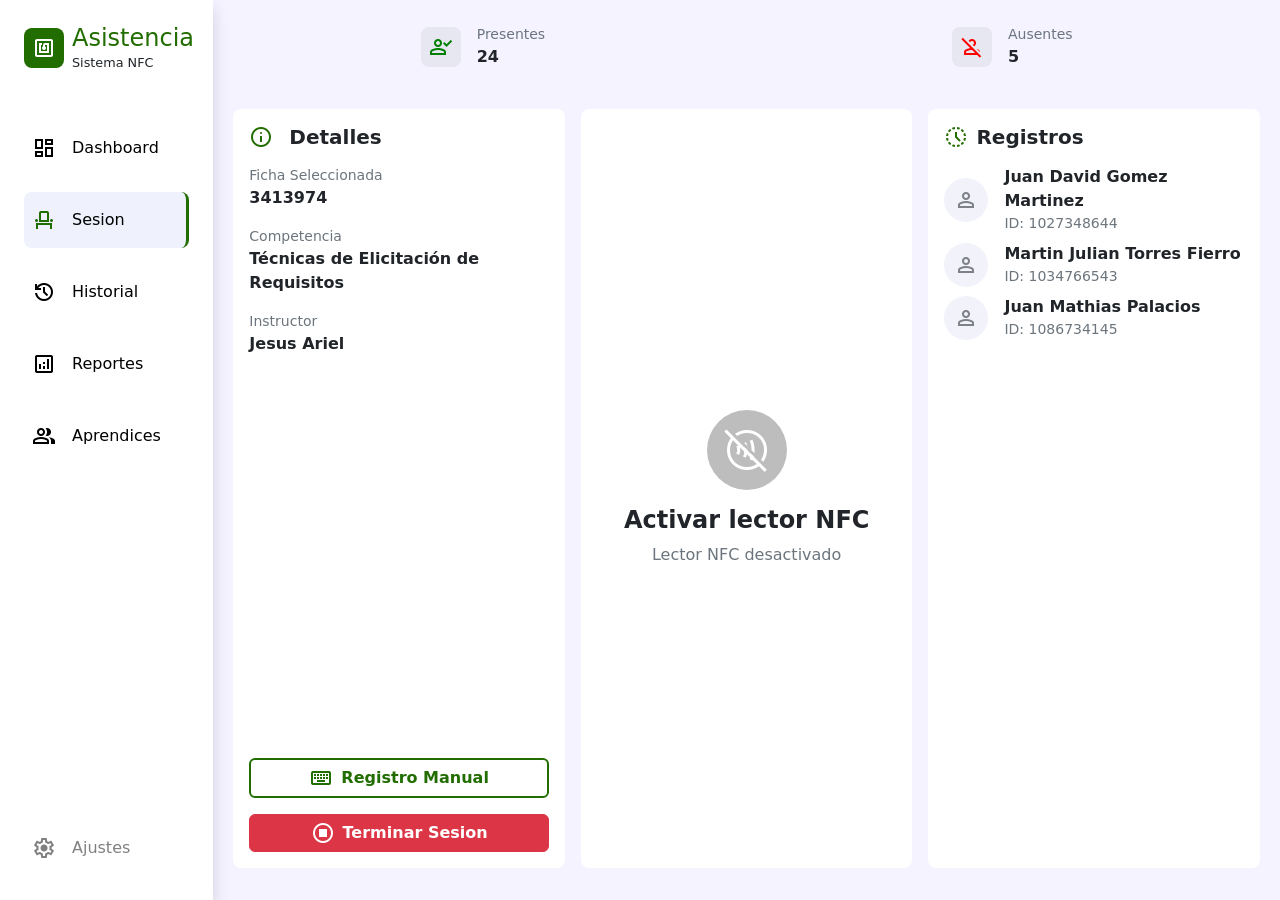
<file: Configurar_Sesion/Sesion_Activa/Sesion.html>
<!DOCTYPE html>
<html lang="es">

<head>
    <meta charset="UTF-8">
    <meta name="viewport" content="width=device-width, initial-scale=1.0">
    <title>Asistencia</title>
    <link rel="stylesheet" href="./style.css">
    </link>
    <link rel="stylesheet" href="../../Aparte/bootstrap-5.3.8-dist/css/bootstrap.css">
    </link> <!--Bootstrap CSS-->
    <link href="https://fonts.googleapis.com/css2?family=Material+Symbols+Outlined" rel="stylesheet" />
    <!--Google Icons-->

</head>

<body>

    <!--================= Inicio menu offcanvas (es el mismo que el sticky pero para celulares) =================-->
    <div class="offcanvas offcanvas-start w-50" tabindex="-1" id="menuMovil">

        <div class="offcanvas-header">

            <div class="d-flex gap-2 align-items-center">

                <span class="material-symbols-outlined logo-nfc p-2 text-white rounded-3">
                    nfc
                </span>

                <div>
                    <h5 class="m-0" style="color:#226D00;">
                        Asistencia
                    </h5>

                    <small>Sistema NFC</small>

                </div>

            </div>

            <button class="btn-close" data-bs-dismiss="offcanvas">
            </button>

        </div>

        <div class="offcanvas-body d-flex flex-column gap-3">

            <a class="d-flex gap-2 btn-accion align-items-center py-3 rounded-3 text-decoration-none text-black"
                href="#">

                <span class="material-symbols-outlined px-2">
                    dashboard
                </span>

                Dashboard

            </a>

            <a class="d-flex gap-2 btn-accion-activo align-items-center py-3 rounded-3 text-decoration-none text-black"
                href="#">

                <span class="material-symbols-outlined px-2" style="color:#226D00;">
                    event_seat
                </span>

                Sesión

            </a>

            <a class="d-flex gap-2 btn-accion align-items-center py-3 rounded-3 text-decoration-none text-black"
                href="#">

                <span class="material-symbols-outlined px-2">
                    history
                </span>

                Historial

            </a>

            <a class="d-flex gap-2 btn-accion align-items-center py-3 rounded-3 text-decoration-none text-black"
                href="#">

                <span class="material-symbols-outlined px-2">
                    analytics
                </span>

                Reportes

            </a>

            <a class="d-flex gap-2 btn-accion align-items-center py-3 rounded-3 text-decoration-none text-black"
                href="#">

                <span class="material-symbols-outlined px-2">
                    group
                </span>

                Aprendices

            </a>

            <a class="d-flex gap-2 btn-accion mt-auto align-items-center py-3 rounded-3 text-decoration-none text-black"
                href="#">

                <span class="material-symbols-outlined px-2">
                    settings
                </span>

                Ajustes

            </a>

        </div>

    </div>
    <!--================= Fin menu offcanvas (es el mismo que el sticky pero para celulares) =================-->





    <!--Row padre para la division del menu sticky-->
    <div class="row w-100 g-0">

        <!--================= Inicio menu sticky =================-->
        <div class="col-lg-2 d-none d-lg-flex p-4 menu-sticky shadow flex-column">

            <!--Nombre sistema / logo-->
            <div class="d-flex gap-2 mb-5 align-items-center">

                <span class="material-symbols-outlined logo-nfc p-2 text-white rounded-3">
                    nfc
                </span>

                <!--Evita el espaciado entre los textos-->
                <div class="p-0">
                    <h4 class="p-0 m-0" style="color: #226D00;">Asistencia</h4>
                    <p class="p-0 m-0" style="font-size: 0.8rem;">Sistema NFC</p>
                </div>

            </div>

            <!--Bloque opciones-->
            <div class="d-flex flex-column flex-grow-1 gap-3">

                <!--Bloque opcion (copy + paste)-->
                <a class="d-flex gap-2 btn-accion align-items-center py-3 rounded-3 text-decoration-none text-black"
                    href="#">

                    <span class="material-symbols-outlined px-2">
                        dashboard
                    </span>

                    <p class="my-auto">Dashboard</p>

                </a>

                <a class="d-flex gap-2 btn-accion-activo align-items-center py-3 rounded-3 text-decoration-none text-black"
                    href="#">

                    <span class="material-symbols-outlined px-2" style="color: #226D00;">
                        event_seat
                    </span>

                    <p class="my-auto">Sesion</p>

                </a>

                <a class="d-flex gap-2 btn-accion align-items-center py-3 rounded-3 text-decoration-none text-black"
                    href="#">

                    <span class="material-symbols-outlined px-2">
                        history
                    </span>

                    <p class="my-auto">Historial</p>

                </a>

                <a class="d-flex gap-2 btn-accion align-items-center py-3 rounded-3 text-decoration-none text-black"
                    href="#">

                    <span class="material-symbols-outlined px-2">
                        analytics
                    </span>

                    <p class="my-auto">Reportes</p>

                </a>

                <a class="d-flex gap-2 btn-accion align-items-center py-3 rounded-3 text-decoration-none text-black"
                    href="#">

                    <span class="material-symbols-outlined px-2">
                        group
                    </span>

                    <p class="my-auto">Aprendices</p>

                </a>

                <!--Ajustes-->
                <a class="d-flex gap-2 btn-accion mt-auto align-items-center py-3 rounded-3 text-decoration-none text-black"
                    href="#">

                    <span class="material-symbols-outlined px-2" style="color: gray;">
                        settings
                    </span>

                    <p class="my-auto" style="color: gray;">Ajustes</p>

                </a>

            </div>

        </div>
        <!--================= Fin menu sticky =================-->





        <!--================= Inicio del contenido =================-->

        <div class="col-12 col-lg-10 p-4 d-flex flex-column contenido container-fluid">

            <!--Boton para abrir el menu offcanvas (solo se muestra en celulares)-->
            <div class="d-lg-none mb-4">

                <button class="btn text-white d-flex align-items-center gap-2" data-bs-toggle="offcanvas"
                    data-bs-target="#menuMovil" style="background-color: #226D00;">

                    <span class="material-symbols-outlined">
                        menu
                    </span>

                    Menú

                </button>

            </div>

            <!--Row para las cards informativa-->
            <div class="row d-flex gap-3">

                <!--Card (copy + paste)-->
                <div class="d-flex mx-auto align-items-center pb-3 gap-3 mb-3 col-auto">

                    <span class="material-symbols-outlined p-2 rounded-3 icono-resumen" style="color: green;">
                        person_check
                    </span>

                    <div>
                        <small class="text-secondary d-block">Presentes</small>
                        <span class="fw-semibold"></span><span class="fw-semibold">24</span>
                    </div>

                </div>

                <div class="d-flex mx-auto align-items-center pb-3 gap-3 mb-3 col-auto">

                    <span class="material-symbols-outlined p-2 rounded-3 icono-resumen" style="color: red;">
                        person_off
                    </span>

                    <div>
                        <small class="text-secondary d-block">Ausentes</small>
                        <span class="fw-semibold"></span><span class="fw-semibold">5</span>
                    </div>

                </div>

            </div>

            <!--Row para la division de 3 (info central)-->
            <div class="row flex-grow-1 overflow-hidden">

                <!--Div para los detalles de la sesion-->
                <div class="col-lg-4 col-12 p-2">
                    <div class="d-flex flex-column gap-3 h-100 bg-white rounded-3 p-3 text-center text-lg-start">

                        <!--Div nombre del apartado-->
                        <div class="d-flex align-items-center gap-3 justify-content-center justify-content-lg-start">

                            <span class="material-symbols-outlined" style="color: #226D00;">
                                info
                            </span>

                            <h5 class="fw-bold mb-0">Detalles</h5>

                        </div>

                        <div>
                            <small class="text-secondary d-block">Ficha Seleccionada</small>
                            <span class="fw-semibold">3413974</span>
                        </div>

                        <div>
                            <small class="text-secondary d-block">Competencia</small>
                            <span class="fw-semibold">Técnicas de Elicitación de Requisitos</span>
                        </div>

                        <div>
                            <small class="text-secondary d-block">Instructor</small>
                            <span class="fw-semibold">Jesus Ariel</span>
                        </div>

                        <div class="mt-auto">

                            <!-- Modal -->
                            <div class="modal fade" id="exampleModal" tabindex="-1" aria-labelledby="exampleModalLabel"
                                aria-hidden="true">
                                <div class="modal-dialog modal-dialog-centered">
                                    <div class="modal-content">

                                        <form action="">
                                            <!--Encabezado del modal-->
                                            <div class="modal-header">
                                                <!--Titulo del modal-->
                                                <h1 class="modal-title fs-5" id="exampleModalLabel">Registro Manual</h1>
                                                <button type="button" class="btn-close" data-bs-dismiss="modal"
                                                    aria-label="Close"></button>
                                            </div>


                                            <!--Inicio contenido del modal-->
                                            <div class="modal-body d-flex flex-column">

                                                <div class="d-flex align-items-center gap-1 mb-1">

                                                    <span class="material-symbols-outlined text-secondary">
                                                        person_search
                                                    </span>
                                                    <label class="text-secondary">Buscar Aprendiz</label>

                                                </div>

                                                <input type="number" class="rounded-3 p-2 border" required placeholder="Ingrese el ID del aprendiz...">

                                            </div>
                                            <!--Fin contenido del modal-->


                                            <!--Footer del modal (botones)-->
                                            <div class="modal-footer">
                                                <button type="button" class="btn btn-outline-custom"
                                                    data-bs-dismiss="modal">Cancelar</button>
                                                <button type="submit"
                                                    class="btn d-flex align-items-center gap-2 btn-custom">

                                                    <span class="material-symbols-outlined">
                                                        save
                                                    </span>

                                                    Guardar Asistencia
                                                </button>
                                            </div>
                                        </form>

                                    </div>
                                </div>
                            </div>

                            <div class="d-flex flex-column gap-3">

                                <!-- Button trigger modal -->
                                <button type="button"
                                    class="btn mt-3 fw-bold d-flex mt-auto gap-2 align-items-center justify-content-center btn-outline-custom w-100"
                                    data-bs-toggle="modal" data-bs-target="#exampleModal">

                                    <span class="material-symbols-outlined">
                                        keyboard
                                    </span>

                                    Registro Manual
                                </button>

                                <button
                                    class="btn fw-bold d-flex gap-2 align-items-center justify-content-center btn-danger w-100"
                                    type="submit">

                                    <span class="material-symbols-outlined">
                                        stop_circle
                                    </span>

                                    Terminar Sesion
                                </button>

                            </div>

                        </div>

                    </div>
                </div>

                <!--Div decorativo NFC-->
                <div class="col-lg-4 col-12 p-2">
                    <button id="btnNFC" class="btn bg-white rounded-3 p-3 d-flex flex-column h-100 align-items-center justify-content-center w-100 border-0">

                        <span id="iconoNFC" class="material-symbols-outlined nfc-scan-off mb-3">
                            contactless_off
                        </span>

                        <h4 id="tituloNFC" class="fw-bold">Activar lector NFC</h4>

                        <p id="estadoNFC" class="text-secondary mb-0">
                            Lector NFC desactivado
                        </p>

                    </button>
                </div>

                <!--Div que muestra los registros de las personas-->
                <div class="col-lg-4 col-12 p-2">
                    <div class="bg-white rounded-3 p-3 d-flex flex-column h-100 text-center text-lg-start">

                        <!--Div nombre del apartado-->
                        <div
                            class="d-flex align-items-center justify-content-center justify-content-lg-start gap-2 mb-3">

                            <span class="material-symbols-outlined" style="color: #226D00;">
                                history_toggle_off
                            </span>

                            <h5 class="fw-bold mb-0">Registros</h5>

                        </div>

                        <div class="overflow-auto flex-grow-1 d-flex flex-column gap-2" style="max-height: calc(100vh - 200px);">

                            <!--Card info del aprendiz (copy + paste)-->
                            <div class="d-flex gap-3 align-items-center">

                                <span class="material-symbols-outlined icono-aprendiz">
                                    person
                                </span>

                                <div>
                                    <span class="fw-semibold">Juan David Gomez Martinez</span>
                                    <small class="text-secondary d-block">ID: 1027348644</small>
                                </div>

                            </div>

                            <div class="d-flex gap-3 align-items-center">

                                <span class="material-symbols-outlined icono-aprendiz">
                                    person
                                </span>

                                <div>
                                    <span class="fw-semibold">Martin Julian Torres Fierro</span>
                                    <small class="text-secondary d-block">ID: 1034766543</small>
                                </div>

                            </div>

                            <div class="d-flex gap-3 align-items-center">

                                <span class="material-symbols-outlined icono-aprendiz">
                                    person
                                </span>

                                <div>
                                    <span class="fw-semibold">Juan Mathias Palacios</span>
                                    <small class="text-secondary d-block">ID: 1086734145</small>
                                </div>

                            </div>

                        </div>

                    </div>
                </div>

            </div>

        </div>

    </div>





    <!--================= Inicio zona scirpts =================-->

    <!--Scripts bootstrap-->
    <script src="../../Aparte/bootstrap-5.3.8-dist/js/bootstrap.bundle.js"></script>

    <!--Script que ejecuta estilos para los estados del boton-->
    <script>

        // Obtiene los elementos mediante el id
        const btnNFC = document.getElementById("btnNFC");
        const icono = document.getElementById("iconoNFC");
        const titulo = document.getElementById("tituloNFC");
        const estado = document.getElementById("estadoNFC");

        // Lo predefine como desactivado
        let activo = false;

        // Ejecuta la accion cuando se clickea el boton
        btnNFC.addEventListener("click", ()=>{

            // Lo cambia de estado
            // True pasa a ser False
            // False pasa a ser True
            activo = !activo;

            if(activo){

                // Cambia el contenido del span que tiene el logo
                icono.textContent = "contactless";
                // Quita la clase
                icono.classList.remove("nfc-scan-off");
                // Añade la clase
                icono.classList.add("nfc-scan");

                // Cambia los textos
                titulo.textContent = "Acercar la Tarjeta del Aprendiz";
                estado.textContent = "Lector NFC Funcionando";

                // Se llama la funcion
                // Se nombran los valores
                let ndef = null;
                let lectorActivo = false;
                activarLector();

            }else{

                // Cambia el contenido del span que tiene el logo
                icono.textContent = "contactless_off";
                // Quita la clase
                icono.classList.remove("nfc-scan");
                // Añade la clase
                icono.classList.add("nfc-scan-off");

                // Quita la clase
                titulo.textContent = "Activar lector NFC";
                estado.textContent = "Lector NFC desactivado";

                // Se llama la funcion
                desactivarLector();

            }

        });

    </script>

    <!--Script que ejecuta el lector NFC-->
    <script>

        async function activarLector() {

        if (!("NDEFReader" in window)) {

            estado.textContent = "Este dispositivo no soporta NFC.";
            return;

        }

        try {

            ndef = new NDEFReader();

            await ndef.scan();

            lectorActivo = true;

            console.log("Lector NFC activado");

            ndef.onreading = (event) => {

                if (!lectorActivo) return;

                const uid = event.serialNumber;

                console.log("UID:", uid);

                estado.textContent = "Tarjeta detectada";

                registrar(uid); // Tu función para enviar el UID al PHP

            };

            ndef.onreadingerror = () => {

                if (!lectorActivo) return;

                estado.textContent = "No fue posible leer la tarjeta.";

            };

            } catch (error) {

                console.error(error);

                estado.textContent = "Error al activar el lector.";

            }

        }        

    </script>

    <!--Script para desactivar las lecturas-->
    <script>

        function desactivarLector() {

            lectorActivo = false;

            console.log("Lector NFC desactivado");

        }

    </script>

    <!--Registrar el UID-->
    <script>

        function registrar(uid){

            console.log(uid);

        }

    </script>

</body>

</html>
</file>
<file: Ajustes/style.css>
/* =====================================
   Estilos base de Ajustes
   Definen la identidad visual y el fondo de la vista.
===================================== */
body {
  font-family: 'Inter', sans-serif;
  color: #1f2937;
  background: linear-gradient(135deg, #f7f8ff 0%, #f8fbff 50%, #f2f7ee 100%);
}

.min-vh-100 {
  min-height: 100vh;
}

.sidebar {
  width: 260px;
  min-height: 100vh;
  background-color: #ffffff;
  border-right: 1px solid #e6efe2;
}

.menu-sticky {
  position: sticky;
  top: 0;
  height: 100vh;
}

.logo-nfc {
  width: 42px;
  height: 42px;
  display: inline-flex;
  align-items: center;
  justify-content: center;
  border-radius: 14px;
  background-color: #226d00;
  color: white;
  font-size: 1.25rem;
}

.brand-badge {
  width: 42px;
  height: 42px;
  display: inline-flex;
  align-items: center;
  justify-content: center;
  border-radius: 14px;
  background-color: #226d00;
  color: white;
  font-size: 1.25rem;
}

.nav-link {
  display: flex;
  align-items: center;
  gap: 0.8rem;
  padding: 0.8rem 1rem;
  border-radius: 0.9rem;
  color: #111827;
  text-decoration: none;
  transition: all 0.2s ease;
}

.btn-accion {
  color: #111827;
}

.btn-accion:hover {
  background-color: #eff2fd;
  color: #226d00;
}

.btn-accion-activo {
  background-color: #eff2fd;
  border-right: 3px solid #226d00;
  color: #226d00;
  font-weight: 600;
}

.nav-link:hover,
.nav-link.active {
  background-color: #eff2fd;
  color: #226d00;
  font-weight: 600;
}

.topbar {
  padding: 1.1rem 1.4rem;
  margin: 1rem;
  border-radius: 1.3rem;
}

/* =====================================
   Tarjetas con efecto glass
   Se reutilizan para los paneles de perfil, configuración y lector NFC.
===================================== */
.glass-card {
  background: rgba(255, 255, 255, 0.78);
  backdrop-filter: blur(16px);
  -webkit-backdrop-filter: blur(16px);
  border: 1px solid rgba(255, 255, 255, 0.6);
  box-shadow: 0 16px 40px rgba(15, 23, 42, 0.06);
}

.search-pill {
  min-width: 220px;
}

.search-pill .form-control {
  background: transparent;
}

.avatar {
  width: 42px;
  height: 42px;
  border-radius: 50%;
  display: inline-flex;
  align-items: center;
  justify-content: center;
  background: linear-gradient(135deg, #226d00, #7ecb5c);
  color: white;
  font-weight: 700;
}

.avatar-lg {
  width: 120px;
  height: 120px;
  border-radius: 50%;
  overflow: hidden;
  border: 4px solid rgba(34, 109, 0, 0.12);
}

.avatar-lg img {
  width: 100%;
  height: 100%;
  object-fit: cover;
}

/* =====================================
   Formularios y controles de entrada
   Estiliza los campos utilizados en el perfil y la configuración.
===================================== */
.form-shell {
  border-radius: 0.9rem;
  border: 1px solid rgba(34, 109, 0, 0.1);
  background: rgba(255, 255, 255, 0.8);
}

.form-check-input:checked {
  background-color: #226d00;
  border-color: #226d00;
}

.form-check-input:focus {
  border-color: #226d00;
  box-shadow: 0 0 0 0.25rem rgba(34, 109, 0, 0.2);
}

/* =====================================
   Indicador del lector NFC
   Representa el estado de conexión del hardware.
===================================== */
.reader-ring {
  width: 110px;
  height: 110px;
  border-radius: 50%;
  display: inline-flex;
  align-items: center;
  justify-content: center;
  background: linear-gradient(135deg, rgba(34, 109, 0, 0.12), rgba(79, 124, 255, 0.15));
  color: #226d00;
  border: 1px solid rgba(34, 109, 0, 0.14);
  font-size: 2.2rem;
}

@media (max-width: 991.98px) {
  .sidebar {
    display: none !important;
  }

  .topbar {
    margin: 1rem 1rem 0;
  }
}
</file>
<file: Configurar_Sesion/style.css>
body {

    background-color: #F4F3FF !important;

}

/*================= Inicio estilos para el menu sticky =================*/

.menu-sticky {

    background-color: white;
    position: sticky;
    top: 0;
    height: 100vh;

}

@media (max-width:991px){

.menu-sticky{

    position:relative;

    width:100%;

    height:auto;

}

}

.contenido {

    background-color: #F4F3FF;

}

.logo-nfc {

    background-color: #226D00;

}

.btn-accion {

    display: inline-block;
    transition: all 0.3s ease-in-out;

}

.btn-accion:hover {

    background-color: #EFF2FD;

}

.btn-accion-activo {

    display: inline-block;
    background-color: #EFF2FD;
    border-right: 3px solid #226D00;
    transition: all 0.3s ease-in-out;

}

/*================= Fin estilos para el menu sticky =================*/





/*================= Inicio estilos para el contenido =================*/

.caja {

    background-color: white;
    border: 1px solid #e6efe2;

}

.seleccion {

    border: 1px solid #e6efe2;

}

.marcas{

    display:flex;
    justify-content:space-between;
    margin-top:8px;
    padding:0 8px;
    color:#6c757d;
    font-size:.9rem;
    font-weight: bold;

}

.form-check-input:checked{

    background-color: #226D00 !important;
    border-color: #226D00 !important;

}

.form-check-input:focus{

    border-color: #226D00 !important;
    box-shadow: 0 0 0 .25rem rgba(34,109,0,.25) !important;

}

.form-range{

    accent-color: #226D00;

}

/*Estilos apartado resumen*/

.icono-resumen{

    background-color: #E7E7F2;
    color: #535663;
    font-size: 1rem;

}

.boton-submit {

    background-color: #226D00;
    color: white;
    border: none;
    font-weight: bold;
    transition: all 0.3s ease-in-out;

}

.boton-submit:hover {

    background-color: #1B5A00;
    transform: scale(1.02);

}

/*================= Fin estilos para el contenido =================*/
</file>
<file: Dashboard/style.css>
/* =====================================
   Estilos base del Dashboard
   Definen la tipografía, fondo y color general de la vista.
===================================== */
body {
  font-family: 'Inter', sans-serif;
  color: #1f2937;
  background: linear-gradient(135deg, #f4f7ff 0%, #f8fbff 50%, #eef5ec 100%);
}

.min-vh-100 {
  min-height: 100vh;
}

.sidebar {
  width: 260px;
  min-height: 100vh;
  background-color: #ffffff;
  border-right: 1px solid #e6efe2;
}

.menu-sticky {
  position: sticky;
  top: 0;
  height: 100vh;
  background-color: #ffffff;
}

.logo-nfc {
  width: 42px;
  height: 42px;
  display: inline-flex;
  align-items: center;
  justify-content: center;
  border-radius: 14px;
  background-color: #226d00;
  color: white;
  font-size: 1.25rem;
}

.brand-badge {
  width: 42px;
  height: 42px;
  display: inline-flex;
  align-items: center;
  justify-content: center;
  border-radius: 14px;
  background-color: #226d00;
  color: white;
  font-size: 1.25rem;
}

.nav-link {
  display: flex;
  align-items: center;
  gap: 0.8rem;
  padding: 0.8rem 1rem;
  border-radius: 0.9rem;
  color: #111827;
  text-decoration: none;
  transition: all 0.2s ease;
}

.btn-accion {
  color: #111827;
}

.btn-accion:hover {
  background-color: #eff2fd;
  color: #226d00;
}

.btn-accion-activo {
  background-color: #eff2fd;
  border-right: 3px solid #226d00;
  color: #226d00;
  font-weight: 600;
}

.nav-link:hover,
.nav-link.active {
  background-color: #eff2fd;
  color: #226d00;
  font-weight: 600;
}

.topbar {
  padding: 1.1rem 1.4rem;
  margin: 1rem;
  border-radius: 1.3rem;
}

/* =====================================
   Tarjetas con efecto glass
   Se reutilizan para los paneles principales del dashboard.
===================================== */
.glass-card {
  background: rgba(255, 255, 255, 0.78);
  backdrop-filter: blur(16px);
  -webkit-backdrop-filter: blur(16px);
  border: 1px solid rgba(255, 255, 255, 0.6);
  box-shadow: 0 16px 40px rgba(15, 23, 42, 0.06);
}

.hero-card {
  background: linear-gradient(135deg, rgba(34, 109, 0, 0.08), rgba(79, 124, 255, 0.1));
}

.search-pill {
  min-width: 220px;
}

.search-pill .form-control {
  background: transparent;
}

.avatar {
  width: 42px;
  height: 42px;
  border-radius: 50%;
  display: inline-flex;
  align-items: center;
  justify-content: center;
  background: linear-gradient(135deg, #226d00, #7ecb5c);
  color: white;
  font-weight: 700;
}

/* =====================================
   Acciones rápidas
   Estilo visual para los botones de acceso directo.
===================================== */
.action-card {
  border: 1px solid rgba(34, 109, 0, 0.08);
  border-radius: 1rem;
  padding: 1rem;
  background: rgba(255, 255, 255, 0.7);
  display: flex;
  flex-direction: column;
  gap: 0.6rem;
  min-height: 110px;
  color: #111827;
}

.action-card:hover {
  border-color: rgba(34, 109, 0, 0.25);
  transform: translateY(-1px);
}

/* =====================================
   Actividad reciente
   Organiza el historial de eventos en formato vertical.
===================================== */
.timeline {
  display: flex;
  flex-direction: column;
  gap: 1rem;
}

.timeline-item {
  display: flex;
  gap: 0.8rem;
  align-items: flex-start;
}

.timeline-bullet {
  width: 12px;
  height: 12px;
  border-radius: 50%;
  margin-top: 0.4rem;
  flex-shrink: 0;
}

.timeline-bullet.success {
  background: #22c55e;
}

.timeline-bullet.warning {
  background: #f59e0b;
}

.status-dot {
  width: 10px;
  height: 10px;
  border-radius: 50%;
  background: #22c55e;
  display: inline-block;
  box-shadow: 0 0 0 6px rgba(34, 197, 94, 0.16);
}

@media (max-width: 991.98px) {
  .sidebar {
    display: none !important;
  }

  .topbar {
    margin: 1rem 1rem 0;
  }
}
</file>
<file: Registrar_Aprendices/style.css>
body {
    background-color: #F4F3FF !important;
}

/*================= Inicio estilos para el menu sticky =================*/

.menu-sticky {
    background-color: white;
    position: sticky;
    top: 0;
    height: 100vh;
}

@media (max-width:991px) {
    .menu-sticky {
        position: relative;
        width: 100%;
        height: auto;
    }
}

.contenido {
    background-color: #F4F3FF;
}

.logo-nfc {
    background-color: #226D00;
}

.btn-accion {
    display: inline-block;
    transition: all 0.3s ease-in-out;
}

.btn-accion:hover {
    background-color: #EFF2FD;
}

.btn-accion-activo {
    display: inline-block;
    background-color: #EFF2FD;
    border-right: 3px solid #226D00;
    transition: all 0.3s ease-in-out;
}

/*================= Fin estilos para el menu sticky =================*/


/*================= Inicio estilos para el contenido =================*/

.caja {
    background-color: white;
    border: 1px solid #e6efe2;
}

.seleccion {
    border: 1px solid #e6efe2;
    background-color: white;
    outline: none;
    width: 100%;
}

.seleccion:focus {
    border-color: #226D00;
    box-shadow: 0 0 0 2px rgba(34, 109, 0, 0.1);
}

/*================= Fin estilos para el contenido =================*/
</file>
<file: Configurar_Sesion/Sesion_Activa/style.css>
body {

    background-color: #F4F3FF !important;

}

/*================= Inicio estilos para el menu sticky =================*/

.menu-sticky {

    background-color: white;
    position: sticky;
    top: 0;
    height: 100vh;

}

@media (max-width:991px){

.menu-sticky{

    position:relative;

    width:100%;

    height:auto;

}

}

.contenido {

    background-color: #F4F3FF;
    min-height: 100vh;

}

.logo-nfc {

    background-color: #226D00;

}

.btn-accion {

    display: inline-block;
    transition: all 0.3s ease-in-out;

}

.btn-accion:hover {

    background-color: #EFF2FD;

}

.btn-accion-activo {

    display: inline-block;
    background-color: #EFF2FD;
    border-right: 3px solid #226D00;
    transition: all 0.3s ease-in-out;

}

/*================= Fin estilos para el menu sticky =================*/





/*================= Inicio estilos para el contenido =================*/

.caja {

    background-color: white;
    border: 1px solid #e6efe2;

}

.seleccion {

    border: 1px solid #e6efe2;

}

.icono-resumen{

    background-color: #E7E7F2;
    font-size: 1rem;

}

/*Inicio estilos para el boton de NFC*/
.nfc-scan,
.nfc-scan-off{

    font-size: 3rem !important;
    padding: 1rem !important;
    border-radius: 100%;
    transition: all .3s ease;

}

.nfc-scan{

    color: white;
    background-color: #226D00;

}

.nfc-scan-off{

    color: white;
    background-color: #BDBDBD;

}

#btnNFC{

    transition: all .3s ease;

}

#btnNFC:hover{

    transform: scale(1.02);

}
/*Fin de los estilos para el boton de NFC*/

.icono-aprendiz {

    background-color: #F2F2FA;
    color: #7E808A;
    padding: 10px;
    border-radius: 100%;

}

.btn-outline-custom {

    color: #226D00 !important;
    border: 2px solid #226D00 !important;
    transition: all .3s ease;

}

.btn-outline-custom:hover,
.btn-outline-custom:focus,
.btn-outline-custom:active {

    background-color: #226D00 !important;
    color: #fff !important;
    border-color: #226D00 !important;

}

.btn-outline-custom .material-symbols-outlined {

    color: inherit;

}

/*Estilo responsive para que las cajas ocupen todo el contentido en pantallas lg*/
@media (min-width: 992px) {

    .contenido{

        min-height: 100vh;

    }

}

.btn-custom {

    background-color: #226D00 !important;
    color: white !important;
    border: 2px solid #226D00 !important;
    transition: all .3s ease;

}

.btn-custom:hover {

    background-color: #298300 !important;

}









/*========== Inicio Estilos Resumen ==========*/

.logo-central {

    font-size: 4rem !important;
    padding: 1.5rem;
    background-color: #E7F7EF;
    border: 1px solid #C7EED7;
    transition: all 0.3s ease-in-out;

}

.logo-central:hover {

    transform: scale(1.03);

}

.caja-conteo {

    background-color: white;
    padding: 1rem;
    display: flex;
    flex-direction: column;
    transition: all 0.3s ease-in-out;

}

.caja-conteo:hover {

    transform: scale(1.03);

}

.logo-conteo {

    background-color: #E5F6EF;
    border-radius: 100%;
    padding: 0.7rem;
    width: fit-content;

}

.boton-regresar {

    background-color: #226D00;
    padding: 1rem 1rem;
    font-weight: bold;
    color: white;
    transition: all 0.3s ease-in-out;

}

.boton-regresar:hover {

    background-color: #298300;
    transform: scale(1.03);

}

/*========== Fin Estilos Resumen ==========*/
</file>
